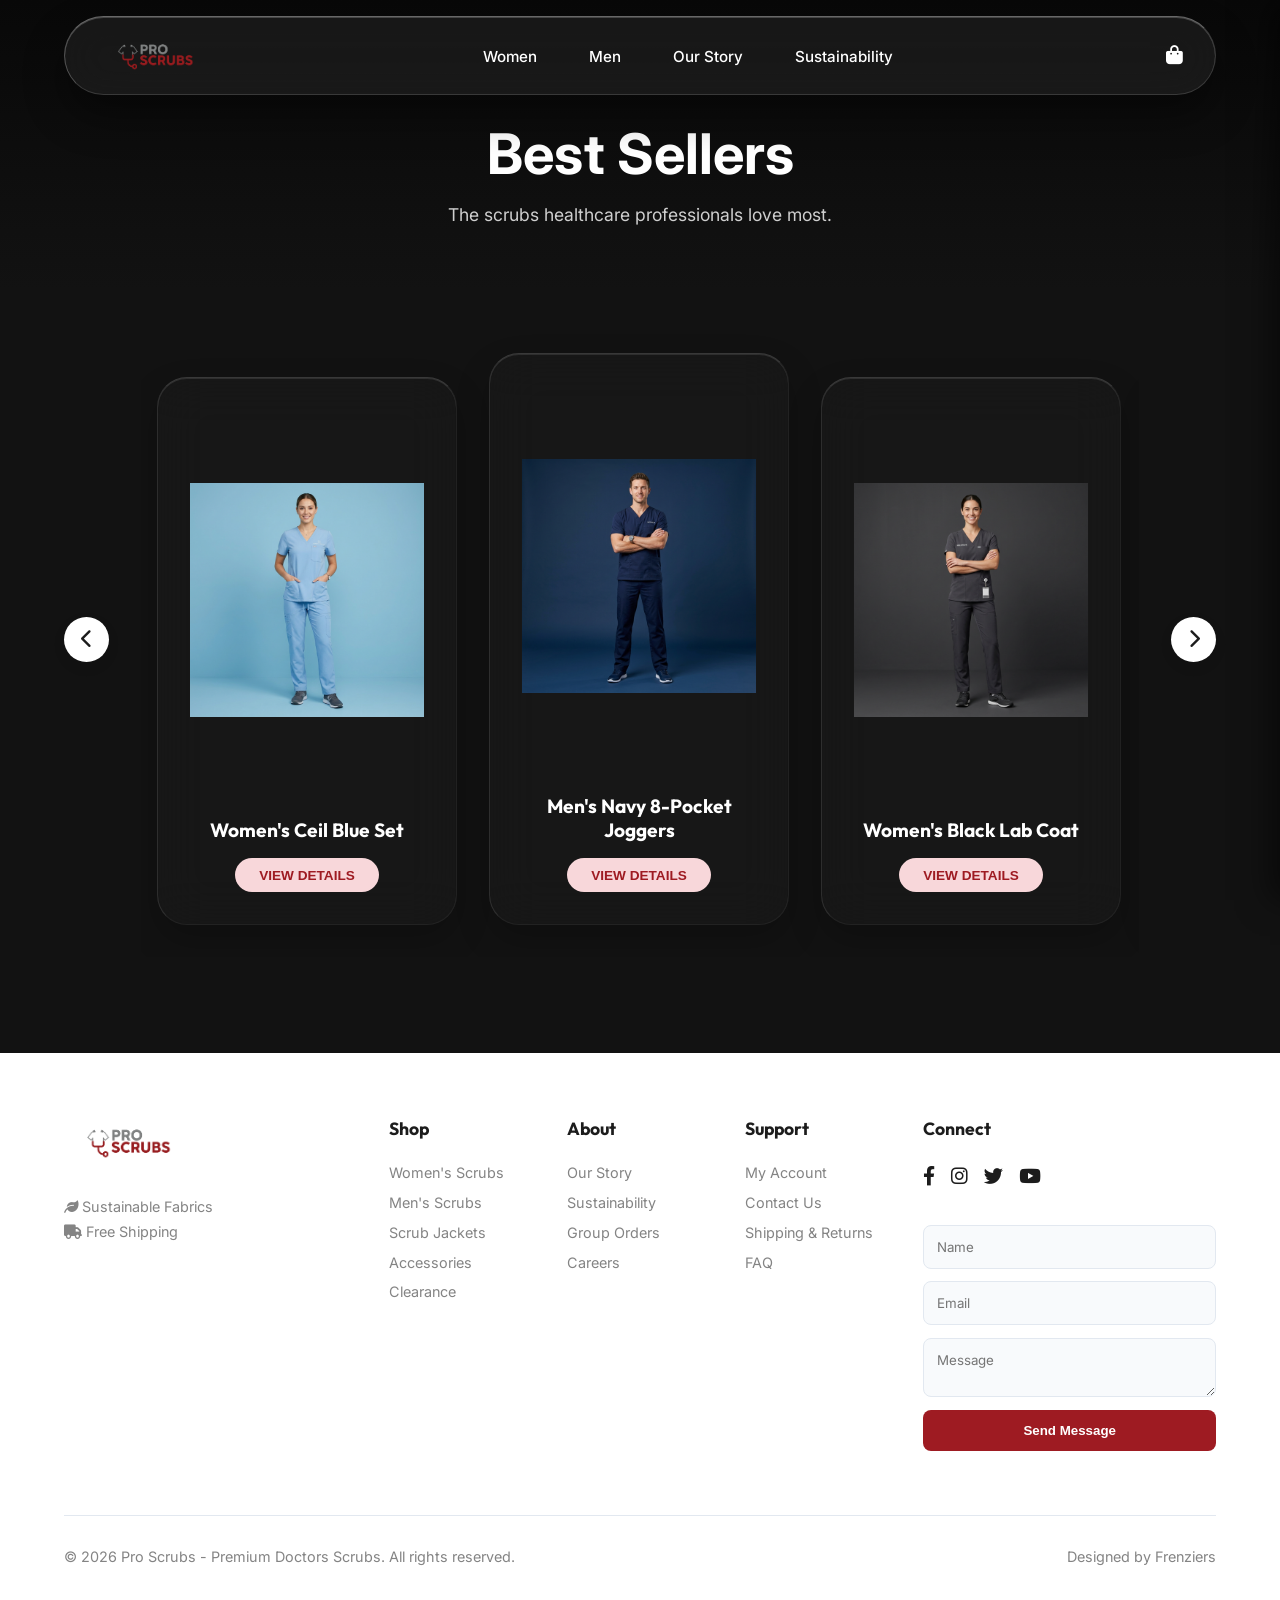
<file: pages/best-sellers.html>
<!DOCTYPE html>
<html lang="en">

<head>
    <meta charset="UTF-8">
    <meta name="viewport" content="width=device-width, initial-scale=1.0">
    <title>Best Sellers | Pro Scrubs</title>
    <link
        href="https://fonts.googleapis.com/css2?family=Inter:wght@400;500;600&family=Outfit:wght@300;400;600;700;800&display=swap"
        rel="stylesheet">
    <link href="https://cdnjs.cloudflare.com/ajax/libs/font-awesome/6.0.0/css/all.min.css" rel="stylesheet">
    <link rel="stylesheet" href="../styles.css">
    <style>
        .page-header {
            padding: 120px 2rem 4rem;
            text-align: center;
            background: linear-gradient(180deg, rgba(8, 8, 8, 1) 0%, var(--bg-color) 100%);
        }

        .page-title {
            font-size: 3.5rem;
            color: white;
            margin-bottom: 1rem;
        }

        .page-header p {
            color: rgba(255, 255, 255, 0.8);
            font-size: 1.1rem;
        }

        @media (max-width: 768px) {
            .page-header {
                padding: 90px 1.5rem 3rem;
            }

            .page-title {
                font-size: 2.2rem;
            }
        }

        @media (max-width: 480px) {
            .page-title {
                font-size: 1.8rem;
            }
        }
    </style>
    <link rel="shortcut icon" href="/favicon.png">
    <link rel="icon" type="image/png" href="/favicon.png">
</head>

<body>
    <nav class="navbar scrolled" id="navbar">
        <a href="../index.html" class="logo">
            <img src="../public/icons/PRO%20SRUB%20LOGO1-01.png" alt="Pro Scrubs Logo">
        </a>
        <div class="nav-links">
            <a href="womens.html" style="color: white;">Women</a>
            <a href="mens.html" style="color: white;">Men</a>
            <a href="../index.html#hero-spacer" style="color: white;">Our Story</a>
            <a href="../index.html#features" style="color: white;">Sustainability</a>
        </div>
        <div style="display:flex;align-items:center;gap:1rem;">
            <button class="cart-btn" aria-label="Cart" style="color: white;"><i
                    class="fas fa-shopping-bag"></i></button>
            <button class="hamburger" id="hamburger" aria-label="Menu">
                <span style="background:white;"></span><span style="background:white;"></span><span
                    style="background:white;"></span>
            </button>
        </div>
    </nav>

    <!-- Mobile Navigation Drawer -->
    <nav class="mobile-nav" id="mobile-nav">
        <a href="womens.html">Women</a>
        <a href="mens.html">Men</a>
        <a href="../index.html#hero-spacer">Our Story</a>
        <a href="../index.html#features">Sustainability</a>
        <a href="best-sellers.html">Best Sellers</a>
    </nav>

    <div class="page-header">
        <h1 class="page-title reveal-up">Best Sellers</h1>
        <p class="reveal-up delay-1">The scrubs healthcare professionals love most.</p>
    </div>

    <section class="products-section" id="shop" style="padding-top: 2rem; min-height: 50vh;">
        <div class="products-carousel reveal-up">
            <button class="nav-btn prev"><i class="fas fa-chevron-left"></i></button>
            <div class="products-track">
                <div class="product-card">
                    <div class="product-image"><img src="../public/products/womens/ceil-blue/front.png" alt="Women's Ceil Blue Scrub Set"></div>
                    <div class="product-info">
                        <h4>Women's Ceil Blue Set</h4>
                        <a href="product-ceil-blue.html"><button class="view-details">VIEW DETAILS</button></a>
                    </div>
                </div>
                <div class="product-card">
                    <div class="product-image"><img src="../public/products/mens/navy/front.png" alt="Men's Navy Joggers"></div>
                    <div class="product-info">
                        <h4>Men's Navy 8-Pocket Joggers</h4>
                        <a href="product-navy-joggers.html"><button class="view-details">VIEW DETAILS</button></a>
                    </div>
                </div>
                <div class="product-card">
                    <div class="product-image"><img src="../public/products/womens/black/front.png" alt="Women's Black Coat"></div>
                    <div class="product-info">
                        <h4>Women's Black Lab Coat</h4>
                        <a href="product-black-coat.html"><button class="view-details">VIEW DETAILS</button></a>
                    </div>
                </div>
                <div class="product-card">
                    <div class="product-image"><img src="../public/products/mens/burgundy/front.png" alt="Men's Burgundy Scrub Set"></div>
                    <div class="product-info">
                        <h4>Men's Burgundy Set</h4>
                        <a href="#shop"><button class="view-details">VIEW DETAILS</button></a>
                    </div>
                </div>
                <div class="product-card">
                    <div class="product-image"><img src="../public/products/womens/moss-green/front.png" alt="Women's Moss Green Scrub Set"></div>
                    <div class="product-info">
                        <h4>Women's Moss Green Set</h4>
                        <a href="#shop"><button class="view-details">VIEW DETAILS</button></a>
                    </div>
                </div>
            </div>
            <button class="nav-btn next"><i class="fas fa-chevron-right"></i></button>
        </div>
    </section>

    <!-- Footer from index.html -->
    <footer class="footer">
        <div class="footer-grid">
            <div class="footer-brand">
                <h2 class="logo"><img src="../public/icons/PRO%20SRUB%20LOGO1-01.png" alt="Pro Scrubs Logo" style="height:50px; margin-bottom: 0.5rem;"></h2>
                <ul>
                    <li><i class="fas fa-leaf"></i> Sustainable Fabrics</li>
                    <li><i class="fas fa-truck"></i> Free Shipping</li>
                </ul>
            </div>
            <div class="footer-column">
                <h4>Shop</h4>
                <a href="womens.html">Women's Scrubs</a>
                <a href="mens.html">Men's Scrubs</a>
                <a href="womens.html">Scrub Jackets</a>
                <a href="mens.html">Accessories</a>
                <a href="best-sellers.html">Clearance</a>
            </div>
            <div class="footer-column">
                <h4>About</h4>
                <a href="../index.html#hero-spacer">Our Story</a>
                <a href="../index.html#features">Sustainability</a>
                <a href="#">Group Orders</a>
                <a href="#">Careers</a>
            </div>
            <div class="footer-column">
                <h4>Support</h4>
                <a href="#">My Account</a>
                <a href="#">Contact Us</a>
                <a href="#">Shipping & Returns</a>
                <a href="#">FAQ</a>
            </div>
            <div class="footer-column contact-form">
                <h4>Connect</h4>
                <div class="socials">
                    <a href="https://facebook.com/luxescrubs" target="_blank"><i class="fab fa-facebook-f"></i></a>
                    <a href="https://instagram.com/luxescrubs" target="_blank"><i class="fab fa-instagram"></i></a>
                    <a href="https://twitter.com/luxescrubs" target="_blank"><i class="fab fa-twitter"></i></a>
                    <a href="https://youtube.com/luxescrubs" target="_blank"><i class="fab fa-youtube"></i></a>
                </div>
                <form>
                    <input type="text" placeholder="Name">
                    <input type="email" placeholder="Email">
                    <textarea placeholder="Message" rows="2"></textarea>
                    <button type="submit" class="submit-btn">Send Message</button>
                </form>
            </div>
        </div>
        <div class="footer-bottom">
            <p>&copy; 2026 Pro Scrubs - Premium Doctors Scrubs. All rights reserved.</p>
            <p>Designed by Frenziers</p>
        </div>
    </footer>

    <!-- Shopping Cart Sidebar -->
    <div class="cart-overlay" id="cart-overlay"></div>
    <div class="cart-sidebar" id="cart-sidebar">
        <div class="cart-header">
            <h3>Your Cart</h3>
            <button class="close-cart" id="close-cart"><i class="fas fa-times"></i></button>
        </div>
        <div class="cart-items">
            <!-- Cart items will be dynamically injected here, adding a placeholder for now -->
            <div class="cart-item">
                <img src="../public/products/thumbnails/ceil-blue.png" alt="Ceil Blue Set">
                <div class="cart-item-info">
                    <h4>Ceil Blue Essential Set</h4>
                    <p>$85.00</p>
                    <div class="qty-control">
                        <button>-</button>
                        <span>1</span>
                        <button>+</button>
                    </div>
                </div>
                <button class="remove-item"><i class="fas fa-trash"></i></button>
            </div>
        </div>
        <div class="cart-footer">
            <div class="cart-total">
                <span>Total</span>
                <span>$85.00</span>
            </div>
            <button class="checkout-btn">Proceed to Checkout</button>
        </div>
    </div>
    <script src="../script.js"></script>
</body>

</html>
</file>
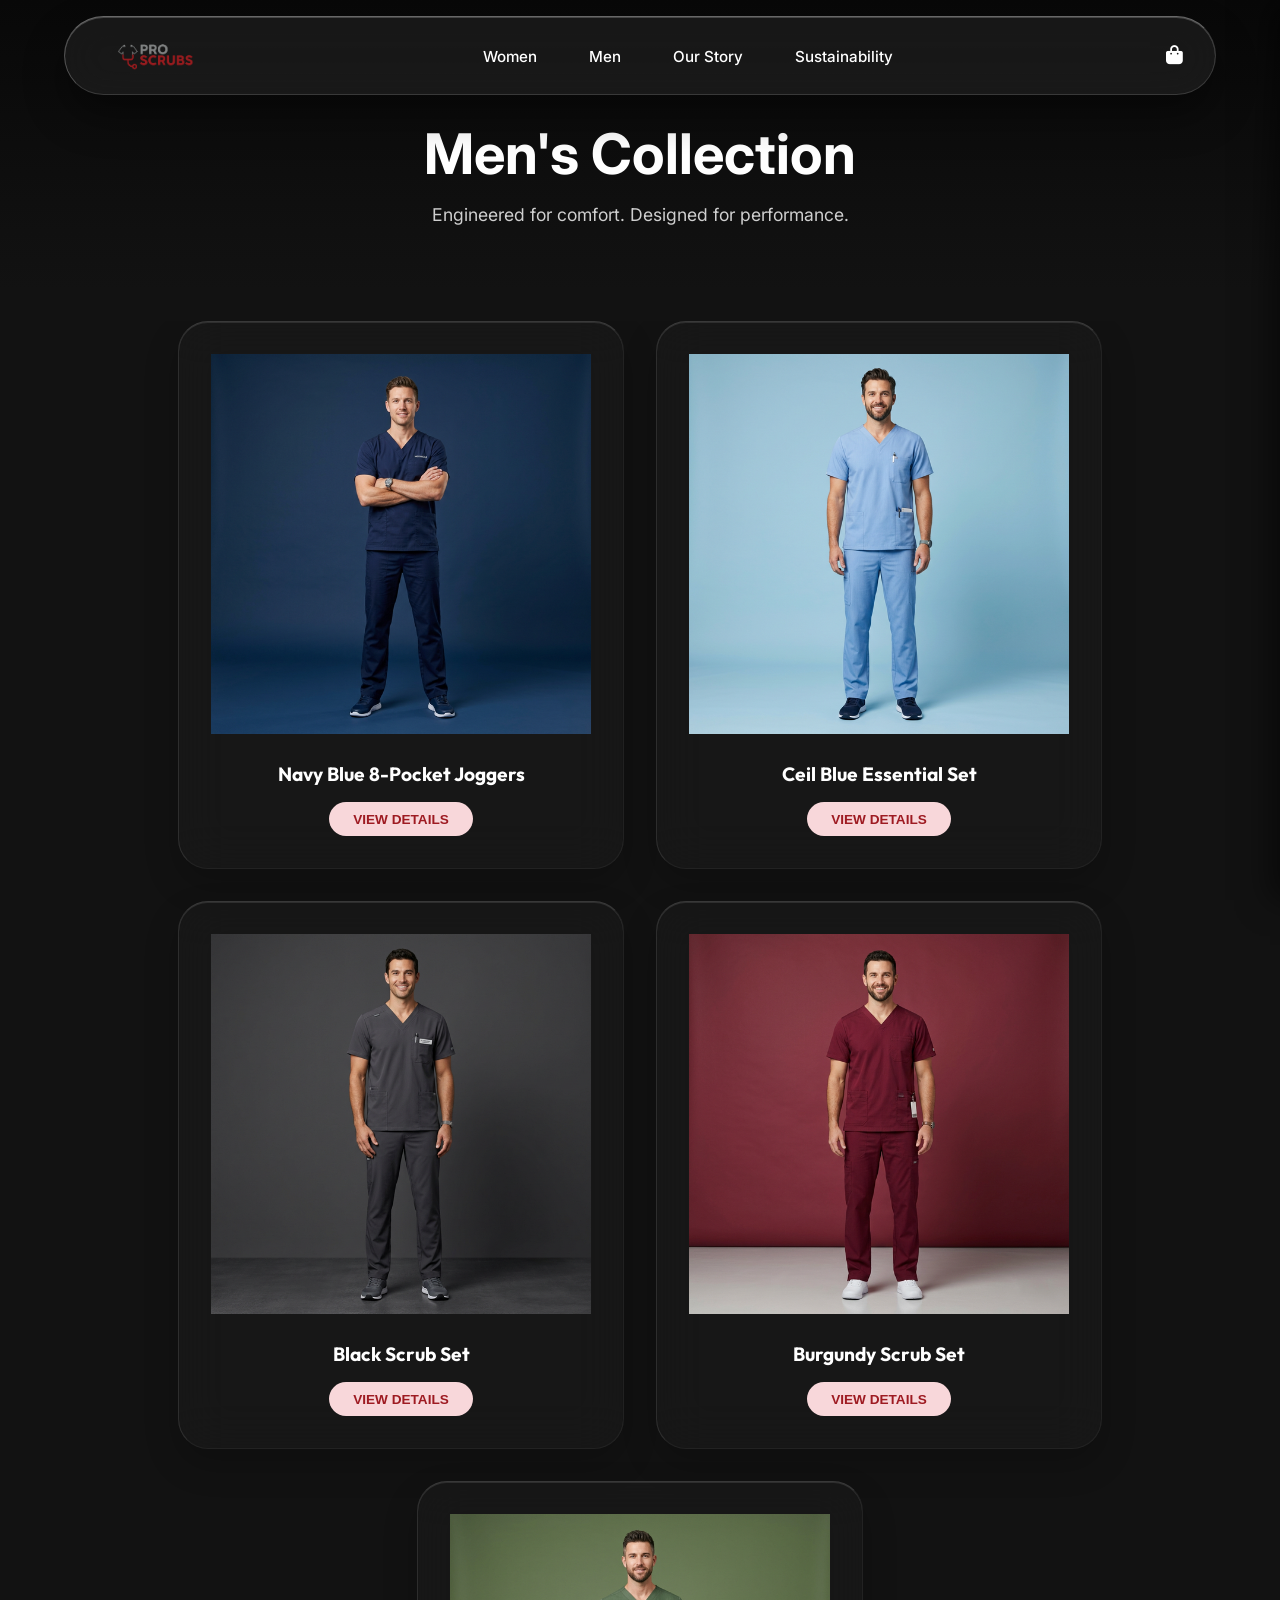
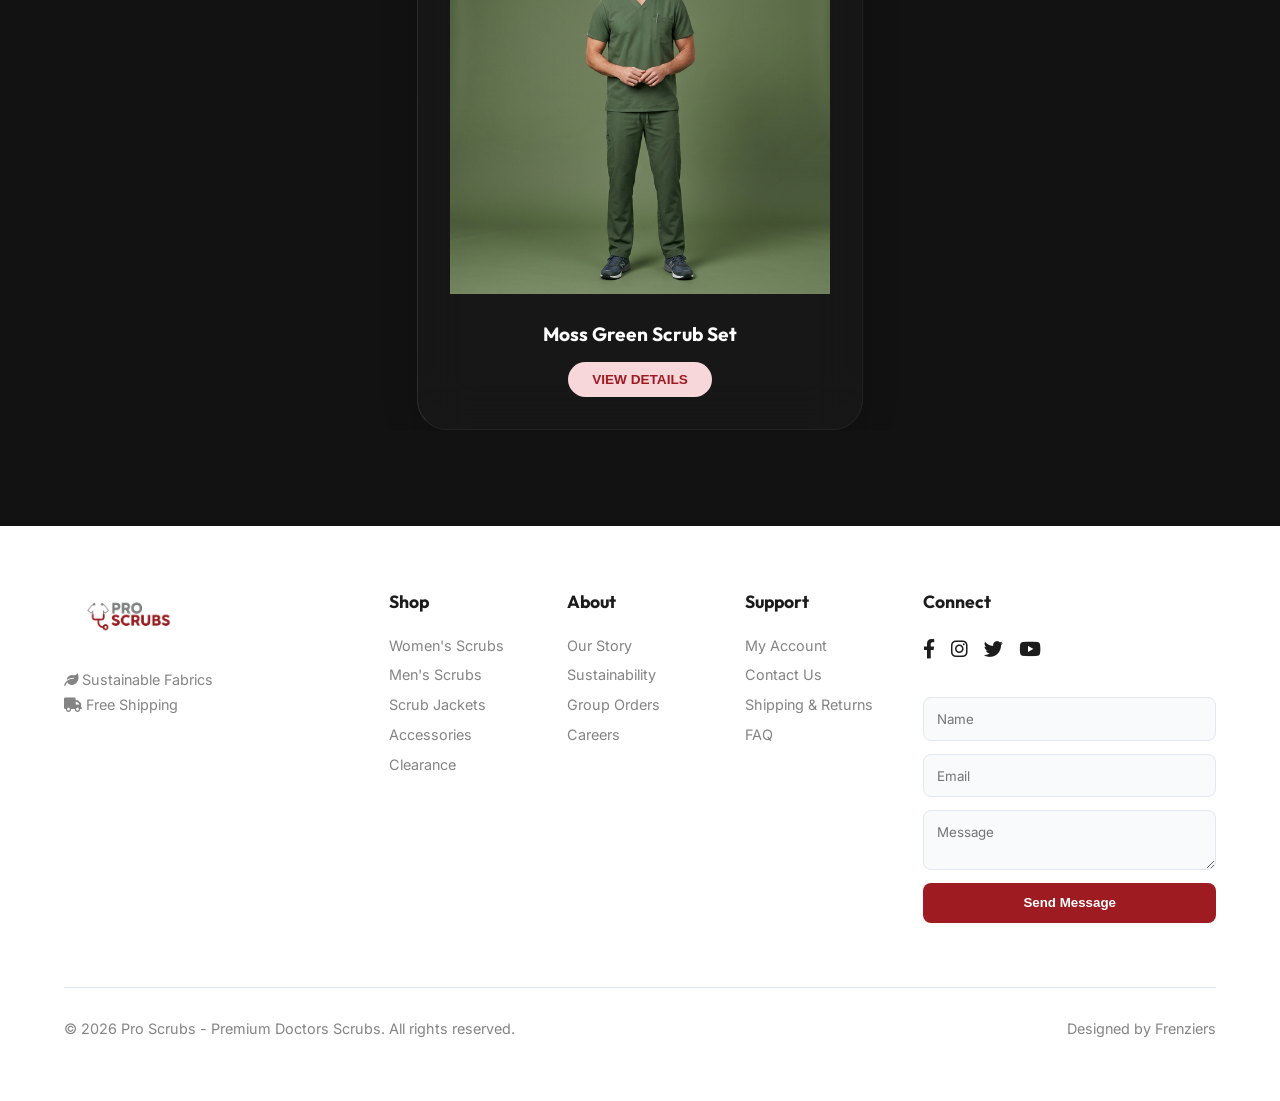
<file: pages/mens.html>
<!DOCTYPE html>
<html lang="en">

<head>
    <meta charset="UTF-8">
    <meta name="viewport" content="width=device-width, initial-scale=1.0">
    <title>Men's Collection | Pro Scrubs</title>
    <link
        href="https://fonts.googleapis.com/css2?family=Inter:wght@400;500;600&family=Outfit:wght@300;400;600;700;800&display=swap"
        rel="stylesheet">
    <link href="https://cdnjs.cloudflare.com/ajax/libs/font-awesome/6.0.0/css/all.min.css" rel="stylesheet">
    <link rel="stylesheet" href="../styles.css">
    <style>
        .page-header {
            padding: 120px 2rem 4rem;
            text-align: center;
            background: linear-gradient(180deg, rgba(8, 8, 8, 1) 0%, var(--bg-color) 100%);
        }

        .page-title {
            font-size: 3.5rem;
            color: white;
            margin-bottom: 1rem;
        }

        .page-header p {
            color: rgba(255, 255, 255, 0.8);
            font-size: 1.1rem;
        }

        @media (max-width: 768px) {
            .page-header {
                padding: 90px 1.5rem 3rem;
            }

            .page-title {
                font-size: 2.2rem;
            }
        }

        @media (max-width: 480px) {
            .page-title {
                font-size: 1.8rem;
            }
        }
    </style>
    <link rel="shortcut icon" href="/favicon.png">
    <link rel="icon" type="image/png" href="/favicon.png">
</head>

<body>
    <nav class="navbar scrolled" id="navbar">
        <a href="../index.html" class="logo">
            <img src="../public/icons/PRO%20SRUB%20LOGO1-01.png" alt="Pro Scrubs Logo">
        </a>
        <div class="nav-links">
            <a href="womens.html" style="color: white;">Women</a>
            <a href="mens.html" style="color: white;">Men</a>
            <a href="../index.html#hero-spacer" style="color: white;">Our Story</a>
            <a href="../index.html#features" style="color: white;">Sustainability</a>
        </div>
        <div style="display:flex;align-items:center;gap:1rem;">
            <button class="cart-btn" aria-label="Cart" style="color: white;"><i
                    class="fas fa-shopping-bag"></i></button>
            <button class="hamburger" id="hamburger" aria-label="Menu">
                <span style="background:white;"></span><span style="background:white;"></span><span
                    style="background:white;"></span>
            </button>
        </div>
    </nav>

    <!-- Mobile Navigation Drawer -->
    <nav class="mobile-nav" id="mobile-nav">
        <a href="womens.html">Women</a>
        <a href="mens.html">Men</a>
        <a href="../index.html#hero-spacer">Our Story</a>
        <a href="../index.html#features">Sustainability</a>
        <a href="best-sellers.html">Best Sellers</a>
    </nav>

    <div class="page-header">
        <h1 class="page-title reveal-up">Men's Collection</h1>
        <p class="reveal-up delay-1">Engineered for comfort. Designed for performance.</p>
    </div>

    <section class="products-section" style="padding-top: 2rem; min-height: 50vh;">
                <div class="products-track"
            style="display: flex; gap: 2rem; padding: 0 5%; flex-wrap: wrap; justify-content: center;">
            <div class="product-card">
                <div class="product-image"><img src="../public/products/mens/navy/front.png" alt="Men's Navy"></div>
                <div class="product-info">
                    <h4>Navy Blue 8-Pocket Joggers</h4>
                    <a href="product-navy-joggers.html"><button class="view-details">VIEW DETAILS</button></a>
                </div>
            </div>
            <div class="product-card">
                <div class="product-image"><img src="../public/products/mens/ceil-blue/front.png" alt="Men's Ceil Blue"></div>
                <div class="product-info">
                    <h4>Ceil Blue Essential Set</h4>
                    <a href="#shop"><button class="view-details">VIEW DETAILS</button></a>
                </div>
            </div>
            <div class="product-card">
                <div class="product-image"><img src="../public/products/mens/black/front.png" alt="Men's Black"></div>
                <div class="product-info">
                    <h4>Black Scrub Set</h4>
                    <a href="#shop"><button class="view-details">VIEW DETAILS</button></a>
                </div>
            </div>
            <div class="product-card">
                <div class="product-image"><img src="../public/products/mens/burgundy/front.png" alt="Men's Burgundy"></div>
                <div class="product-info">
                    <h4>Burgundy Scrub Set</h4>
                    <a href="#shop"><button class="view-details">VIEW DETAILS</button></a>
                </div>
            </div>
            <div class="product-card">
                <div class="product-image"><img src="../public/products/mens/moss-green/front.png" alt="Men's Moss Green"></div>
                <div class="product-info">
                    <h4>Moss Green Scrub Set</h4>
                    <a href="#shop"><button class="view-details">VIEW DETAILS</button></a>
                </div>
            </div>
        </div>
    </section>

    <!-- Footer from index.html -->
    <footer class="footer">
        <div class="footer-grid">
            <div class="footer-brand">
                <h2 class="logo"><img src="../public/icons/PRO%20SRUB%20LOGO1-01.png" alt="Pro Scrubs Logo" style="height:50px; margin-bottom: 0.5rem;"></h2>
                <ul>
                    <li><i class="fas fa-leaf"></i> Sustainable Fabrics</li>
                    <li><i class="fas fa-truck"></i> Free Shipping</li>
                </ul>
            </div>
            <div class="footer-column">
                <h4>Shop</h4>
                <a href="womens.html">Women's Scrubs</a>
                <a href="mens.html">Men's Scrubs</a>
                <a href="mens.html">Scrub Jackets</a>
                <a href="mens.html">Accessories</a>
                <a href="best-sellers.html">Clearance</a>
            </div>
            <div class="footer-column">
                <h4>About</h4>
                <a href="../index.html#hero-spacer">Our Story</a>
                <a href="../index.html#features">Sustainability</a>
                <a href="#">Group Orders</a>
                <a href="#">Careers</a>
            </div>
            <div class="footer-column">
                <h4>Support</h4>
                <a href="#">My Account</a>
                <a href="#">Contact Us</a>
                <a href="#">Shipping & Returns</a>
                <a href="#">FAQ</a>
            </div>
            <div class="footer-column contact-form">
                <h4>Connect</h4>
                <div class="socials">
                    <a href="https://facebook.com/luxescrubs" target="_blank"><i class="fab fa-facebook-f"></i></a>
                    <a href="https://instagram.com/luxescrubs" target="_blank"><i class="fab fa-instagram"></i></a>
                    <a href="https://twitter.com/luxescrubs" target="_blank"><i class="fab fa-twitter"></i></a>
                    <a href="https://youtube.com/luxescrubs" target="_blank"><i class="fab fa-youtube"></i></a>
                </div>
                <form>
                    <input type="text" placeholder="Name">
                    <input type="email" placeholder="Email">
                    <textarea placeholder="Message" rows="2"></textarea>
                    <button type="submit" class="submit-btn">Send Message</button>
                </form>
            </div>
        </div>
        <div class="footer-bottom">
            <p>&copy; 2026 Pro Scrubs - Premium Doctors Scrubs. All rights reserved.</p>
            <p>Designed by Frenziers</p>
        </div>
    </footer>

    <!-- Shopping Cart Sidebar -->
    <div class="cart-overlay" id="cart-overlay"></div>
    <div class="cart-sidebar" id="cart-sidebar">
        <div class="cart-header">
            <h3>Your Cart</h3>
            <button class="close-cart" id="close-cart"><i class="fas fa-times"></i></button>
        </div>
        <div class="cart-items">
            <!-- Cart items will be dynamically injected here, adding a placeholder for now -->
            <div class="cart-item">
                <img src="../public/products/thumbnails/ceil-blue.png" alt="Ceil Blue Set">
                <div class="cart-item-info">
                    <h4>Ceil Blue Essential Set</h4>
                    <p>$85.00</p>
                    <div class="qty-control">
                        <button>-</button>
                        <span>1</span>
                        <button>+</button>
                    </div>
                </div>
                <button class="remove-item"><i class="fas fa-trash"></i></button>
            </div>
        </div>
        <div class="cart-footer">
            <div class="cart-total">
                <span>Total</span>
                <span>$85.00</span>
            </div>
            <button class="checkout-btn">Proceed to Checkout</button>
        </div>
    </div>
    <script src="../script.js"></script>
</body>

</html>
</file>
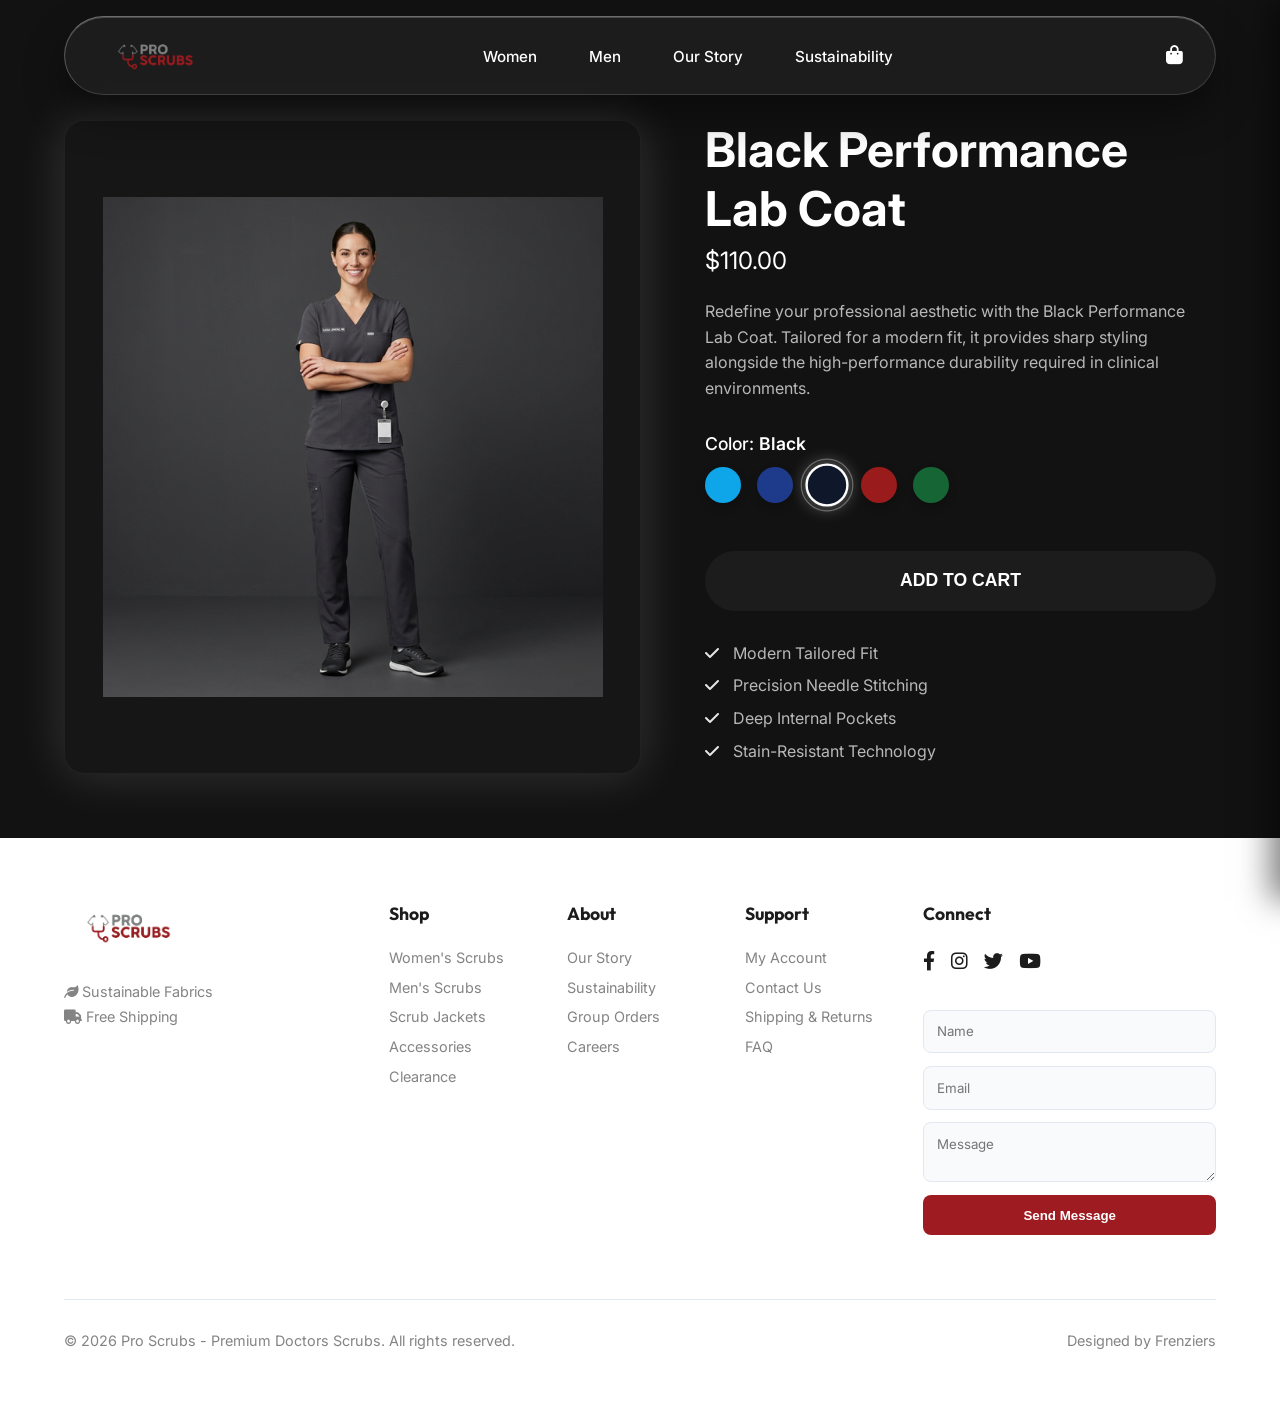
<file: pages/product-black-coat.html>
<!DOCTYPE html>
<html lang="en">

<head>
    <meta charset="UTF-8">
    <meta name="viewport" content="width=device-width, initial-scale=1.0">
    <title>Black Performance Lab Coat | Pro Scrubs</title>
    <link
        href="https://fonts.googleapis.com/css2?family=Inter:wght@400;500;600&family=Outfit:wght@300;400;600;700;800&display=swap"
        rel="stylesheet">
    <link href="https://cdnjs.cloudflare.com/ajax/libs/font-awesome/6.0.0/css/all.min.css" rel="stylesheet">
    <link rel="stylesheet" href="../styles.css">
    <style>
        .product-page {
            display: flex;
            gap: 4rem;
            padding: 120px 5% 4rem;
            min-height: 80vh;
            max-width: 1400px;
            margin: 0 auto;
            flex-wrap: wrap;
        }

        .main-image {
            flex: 1;
            min-width: 300px;
            background: rgba(255, 255, 255, 0.02);
            border-radius: 20px;
            padding: 2rem;
            display: flex;
            align-items: center;
            justify-content: center;
            border: 1px solid rgba(255, 255, 255, 0.05);
        }

        .main-image img {
            width: 100%;
            max-width: 500px;
            object-fit: contain;
        }

        .product-details {
            flex: 1;
            min-width: 300px;
            display: flex;
            flex-direction: column;
            justify-content: center;
        }

        .product-details h1 {
            font-size: 3rem;
            margin-bottom: 0.5rem;
            color: white;
        }

        .price {
            font-size: 1.5rem;
            color: white;
            margin-bottom: 1.5rem;
        }

        .description {
            color: rgba(255, 255, 255, 0.7);
            line-height: 1.6;
            margin-bottom: 2rem;
        }

        .add-to-cart {
            background: var(--primary-navy);
            color: white;
            padding: 1.2rem 2rem;
            font-weight: 600;
            border-radius: 30px;
            border: none;
            cursor: pointer;
            transition: all 0.3s ease;
            font-size: 1.1rem;
            margin-top: 1rem;
        }

        .add-to-cart:hover {
            background: var(--brand-blue);
            transform: translateY(-2px);
        }

        .features-list {
            margin-top: 2rem;
            list-style: none;
            color: rgba(255, 255, 255, 0.7);
            padding: 0;
        }

        .features-list li {
            margin-bottom: 0.8rem;
        }

        .features-list i {
            color: rgba(255, 255, 255, 0.9);
            margin-right: 10px;
        }

        /* Additional Product Page Variables */
        :root {
            --ambient-glow: rgba(255, 255, 255, 0.05);
        }

        .main-image {
            transition: box-shadow 0.6s cubic-bezier(0.25, 0.8, 0.25, 1);
            box-shadow: 0 0 50px var(--ambient-glow);
        }

        .main-image img {
            transition: opacity 0.3s ease;
        }

        .color-selection {
            margin-bottom: 2rem;
            animation: fadeIn 0.8s ease-out forwards;
        }

        .color-selection p {
            font-weight: 500;
            margin-bottom: 0.8rem;
            color: white;
            font-size: 1.1rem;
        }

        .selected-color-name {
            color: white;
            font-weight: 600;
        }

        .color-swatches {
            display: flex;
            gap: 1rem;
        }

        .color-swatch {
            width: 36px;
            height: 36px;
            border-radius: 50%;
            border: 2px solid transparent;
            cursor: pointer;
            transition: all 0.3s cubic-bezier(0.175, 0.885, 0.32, 1.275);
            box-shadow: 0 4px 10px rgba(0, 0, 0, 0.2);
            position: relative;
            outline: none;
        }

        .color-swatch:hover {
            transform: scale(1.1);
        }

        .color-swatch.active {
            border-color: #fff;
            transform: scale(1.2);
            box-shadow: 0 0 15px rgba(255, 255, 255, 0.4);
        }

        .color-swatch.active::after {
            content: '';
            position: absolute;
            top: -6px;
            left: -6px;
            right: -6px;
            bottom: -6px;
            border: 1px solid rgba(255, 255, 255, 0.3);
            border-radius: 50%;
        }
            /* ---- Responsive Product Page ---- */
        @media (max-width: 768px) {
            .product-page {
                flex-direction: column;
                padding: 90px 5% 3rem;
                gap: 2rem;
            }
            .product-details h1 { font-size: 2rem; }
            .main-image { min-width: unset; width: 100%; }
        }
        @media (max-width: 480px) {
            .product-details h1 { font-size: 1.6rem; }
            .price { font-size: 1.2rem; }
            .add-to-cart { font-size: 1rem; padding: 1rem 1.5rem; }
        }
    </style>
    <link rel="shortcut icon" href="/favicon.png">
    <link rel="icon" type="image/png" href="/favicon.png">
</head>

<body>
    <nav class="navbar scrolled" id="navbar">
        <a href="../index.html" class="logo">
            <img src="../public/icons/PRO%20SRUB%20LOGO1-01.png" alt="Pro Scrubs Logo">
        </a>
        <div class="nav-links">
            <a href="womens.html" style="color: white;">Women</a>
            <a href="mens.html" style="color: white;">Men</a>
            <a href="../index.html#hero-spacer" style="color: white;">Our Story</a>
            <a href="../index.html#features" style="color: white;">Sustainability</a>
        </div>
        <div style="display:flex;align-items:center;gap:1rem;">
            <button class="cart-btn" aria-label="Cart" style="color: white;"><i class="fas fa-shopping-bag"></i></button>
            <button class="hamburger" id="hamburger" aria-label="Menu" style="--ham-color:white;">
                <span style="background:white;"></span><span style="background:white;"></span><span style="background:white;"></span>
            </button>
        </div>
    </nav>

    <!-- Mobile Navigation Drawer -->
    <nav class="mobile-nav" id="mobile-nav">
        <a href="womens.html">Women</a>
        <a href="mens.html">Men</a>
        <a href="../index.html#hero-spacer">Our Story</a>
        <a href="../index.html#features">Sustainability</a>
        <a href="best-sellers.html">Best Sellers</a>
    </nav>

    <div class="product-page">
        <div class="main-image reveal-up"><img src="../public/products/womens/black/front.png" alt="Black Performance Lab Coat">
        </div>
        <div class="product-details reveal-up delay-1">
            <h1>Black Performance Lab Coat</h1>
            <div class="price">$110.00</div>
            <p class="description">Redefine your professional aesthetic with the Black Performance Lab Coat. Tailored
                for a modern fit, it provides sharp styling alongside the high-performance durability required in
                clinical environments.</p>


            <div class="color-selection">
                <p>Color: <span class="selected-color-name">...</span></p>
                <div class="color-swatches">
                    <button class="color-swatch" style="background-color: #0ea5e9;" data-color="Ceil Blue"
                        data-image="../public/products/womens/ceil-blue/front.png" data-glow="rgba(14, 165, 233, 0.5)"></button>
                    <button class="color-swatch" style="background-color: #1e3a8a;" data-color="Navy Blue"
                        data-image="../public/products/womens/navy/front.png" data-glow="rgba(30, 58, 138, 0.5)"></button>
                    <button class="color-swatch" style="background-color: #0f172a;" data-color="Black"
                        data-image="../public/products/womens/black/front.png" data-glow="rgba(255, 255, 255, 0.15)"></button>
                    <button class="color-swatch" style="background-color: #991b1b;" data-color="Burgundy"
                        data-image="../public/products/womens/burgundy/front.png" data-glow="rgba(153, 27, 27, 0.5)"></button>
                    <button class="color-swatch" style="background-color: #166534;" data-color="Moss Green"
                        data-image="../public/products/womens/moss-green/front.png" data-glow="rgba(22, 101, 52, 0.5)"></button>
                </div>
            </div>

            <button class="add-to-cart">ADD TO CART</button>

            <ul class="features-list">
                <li><i class="fas fa-check"></i> Modern Tailored Fit</li>
                <li><i class="fas fa-check"></i> Precision Needle Stitching</li>
                <li><i class="fas fa-check"></i> Deep Internal Pockets</li>
                <li><i class="fas fa-check"></i> Stain-Resistant Technology</li>
            </ul>
        </div>
    </div>

    <!-- Footer -->
    <footer class="footer">
        <div class="footer-grid">
            <div class="footer-brand">
                <h2 class="logo"><img src="../public/icons/PRO%20SRUB%20LOGO1-01.png" alt="Pro Scrubs Logo" style="height:50px; margin-bottom: 0.5rem;"></h2>
                <ul>
                    <li><i class="fas fa-leaf"></i> Sustainable Fabrics</li>
                    <li><i class="fas fa-truck"></i> Free Shipping</li>
                </ul>
            </div>
            <div class="footer-column">
                <h4>Shop</h4>
                <a href="womens.html">Women's Scrubs</a>
                <a href="mens.html">Men's Scrubs</a>
                <a href="womens.html">Scrub Jackets</a>
                <a href="mens.html">Accessories</a>
                <a href="best-sellers.html">Clearance</a>
            </div>
            <div class="footer-column">
                <h4>About</h4>
                <a href="../index.html#hero-spacer">Our Story</a>
                <a href="../index.html#features">Sustainability</a>
                <a href="#">Group Orders</a>
                <a href="#">Careers</a>
            </div>
            <div class="footer-column">
                <h4>Support</h4>
                <a href="#">My Account</a>
                <a href="#">Contact Us</a>
                <a href="#">Shipping & Returns</a>
                <a href="#">FAQ</a>
            </div>
            <div class="footer-column contact-form">
                <h4>Connect</h4>
                <div class="socials">
                    <a href="https://facebook.com/luxescrubs" target="_blank"><i class="fab fa-facebook-f"></i></a>
                    <a href="https://instagram.com/luxescrubs" target="_blank"><i class="fab fa-instagram"></i></a>
                    <a href="https://twitter.com/luxescrubs" target="_blank"><i class="fab fa-twitter"></i></a>
                    <a href="https://youtube.com/luxescrubs" target="_blank"><i class="fab fa-youtube"></i></a>
                </div>
                <form>
                    <input type="text" placeholder="Name">
                    <input type="email" placeholder="Email">
                    <textarea placeholder="Message" rows="2"></textarea>
                    <button type="submit" class="submit-btn">Send Message</button>
                </form>
            </div>
        </div>
        <div class="footer-bottom">
            <p>&copy; 2026 Pro Scrubs - Premium Doctors Scrubs. All rights reserved.</p>
            <p>Designed by Frenziers</p>
        </div>
    </footer>
    <script src="../script.js"></script>



    <!-- Product Color Customization Logic -->
    <script>
        document.addEventListener('DOMContentLoaded', () => {
            const swatches = document.querySelectorAll('.color-swatch');
            const mainImg = document.querySelector('.main-image img');
            const colorNameDisplay = document.querySelector('.selected-color-name');
            const rootStyle = document.documentElement.style;

            // Find current image based on HTML
            const currentSrc = mainImg.getAttribute('src');
            let activeSwatch = Array.from(swatches).find(s => s.getAttribute('data-image') === currentSrc);

            // Default fallback
            if (!activeSwatch && swatches.length > 0) activeSwatch = swatches[0];

            const activateColor = (swatch) => {
                // Update active state class
                swatches.forEach(s => s.classList.remove('active'));
                swatch.classList.add('active');

                // Update Text
                colorNameDisplay.textContent = swatch.getAttribute('data-color');

                // Animate Image change
                mainImg.style.opacity = '0';
                setTimeout(() => {
                    mainImg.setAttribute('src', swatch.getAttribute('data-image'));
                    mainImg.style.opacity = '1';
                }, 150);

                // Set the ambient glow CSS variable
                rootStyle.setProperty('--ambient-glow', swatch.getAttribute('data-glow'));
            };

            // Set Initial
            if (activeSwatch) activateColor(activeSwatch);

            // Bind Clicks
            swatches.forEach(swatch => {
                swatch.addEventListener('click', () => {
                    activateColor(swatch);
                });
            });

            // Re-bind Add to Cart since we wiped the old block via Regex
            const addToCartBtn = document.querySelector('.add-to-cart');
            if (addToCartBtn) {
                addToCartBtn.addEventListener('click', function () {
                    const originalText = this.innerText;
                    this.innerText = 'ADDED TO CART';
                    this.style.backgroundColor = 'var(--secondary-color)';
                    this.style.color = 'white';

                    // Simulate cart interaction
                    const cartBtn = document.querySelector('.cart-btn');
                    if (cartBtn) cartBtn.click(); // Opens the drawer automatically when added

                    setTimeout(() => {
                        this.innerText = originalText;
                        this.style.backgroundColor = '';
                        this.style.color = '';
                    }, 2000);
                });
            }
        });
    </script>


    <!-- Shopping Cart Sidebar -->
    <div class="cart-overlay" id="cart-overlay"></div>
    <div class="cart-sidebar" id="cart-sidebar">
        <div class="cart-header">
            <h3>Your Cart</h3>
            <button class="close-cart" id="close-cart"><i class="fas fa-times"></i></button>
        </div>
        <div class="cart-items">
            <div class="cart-item">
                <img src="../public/products/thumbnails/ceil-blue.png" alt="Ceil Blue Set">
                <div class="cart-item-info">
                    <h4>Ceil Blue Essential Set</h4>
                    <p>$85.00</p>
                    <div class="qty-control">
                        <button>-</button>
                        <span>1</span>
                        <button>+</button>
                    </div>
                </div>
                <button class="remove-item"><i class="fas fa-trash"></i></button>
            </div>
        </div>
        <div class="cart-footer">
            <div class="cart-total">
                <span>Total</span>
                <span>$85.00</span>
            </div>
            <button class="checkout-btn">Proceed to Checkout</button>
        </div>
    </div>
</body>

</html>
</file>
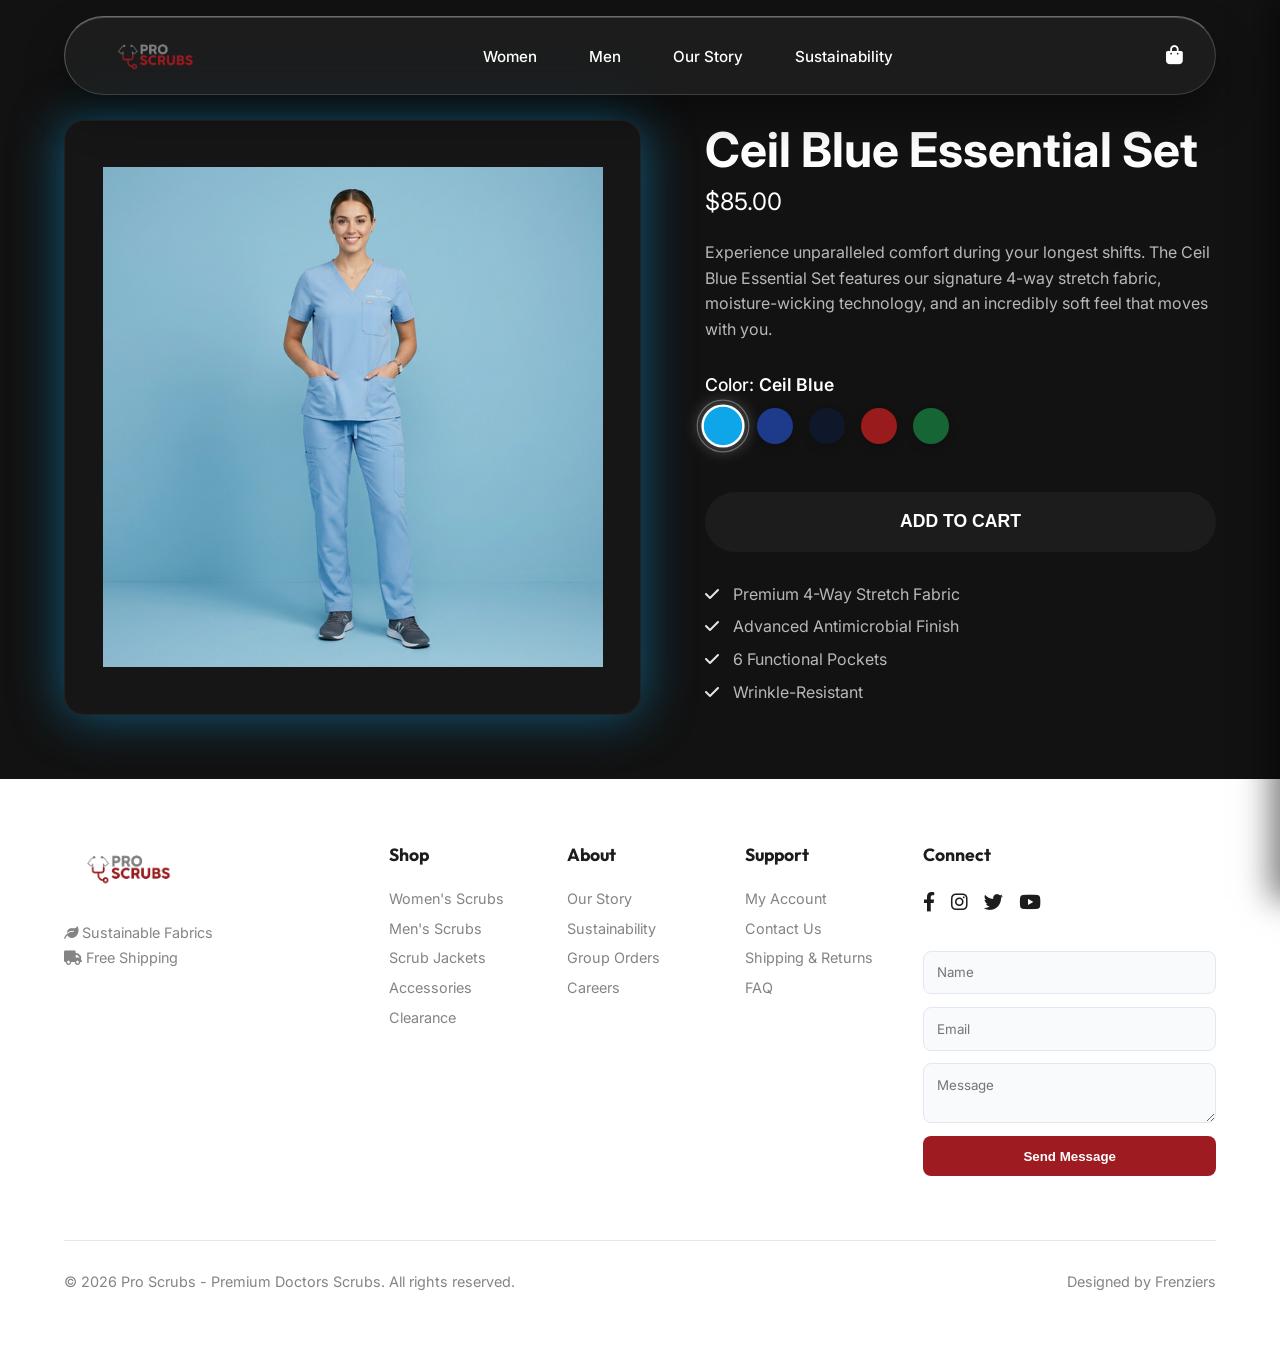
<file: pages/product-ceil-blue.html>
<!DOCTYPE html>
<html lang="en">

<head>
    <meta charset="UTF-8">
    <meta name="viewport" content="width=device-width, initial-scale=1.0">
    <title>Ceil Blue Essential Set | Pro Scrubs</title>
    <link
        href="https://fonts.googleapis.com/css2?family=Inter:wght@400;500;600&family=Outfit:wght@300;400;600;700;800&display=swap"
        rel="stylesheet">
    <link href="https://cdnjs.cloudflare.com/ajax/libs/font-awesome/6.0.0/css/all.min.css" rel="stylesheet">
    <link rel="stylesheet" href="../styles.css">
    <style>
        .product-page {
            display: flex;
            gap: 4rem;
            padding: 120px 5% 4rem;
            min-height: 80vh;
            max-width: 1400px;
            margin: 0 auto;
            flex-wrap: wrap;
        }

        .main-image {
            flex: 1;
            min-width: 300px;
            background: rgba(255, 255, 255, 0.02);
            border-radius: 20px;
            padding: 2rem;
            display: flex;
            align-items: center;
            justify-content: center;
            border: 1px solid rgba(255, 255, 255, 0.05);
        }

        .main-image img {
            width: 100%;
            max-width: 500px;
            object-fit: contain;
        }

        .product-details {
            flex: 1;
            min-width: 300px;
            display: flex;
            flex-direction: column;
            justify-content: center;
        }

        .product-details h1 {
            font-size: 3rem;
            margin-bottom: 0.5rem;
            color: white;
        }

        .price {
            font-size: 1.5rem;
            color: white;
            margin-bottom: 1.5rem;
        }

        .description {
            color: rgba(255, 255, 255, 0.7);
            line-height: 1.6;
            margin-bottom: 2rem;
        }

        .add-to-cart {
            background: var(--primary-navy);
            color: white;
            padding: 1.2rem 2rem;
            font-weight: 600;
            border-radius: 30px;
            border: none;
            cursor: pointer;
            transition: all 0.3s ease;
            font-size: 1.1rem;
            margin-top: 1rem;
        }

        .add-to-cart:hover {
            background: var(--brand-blue);
            transform: translateY(-2px);
        }

        .features-list {
            margin-top: 2rem;
            list-style: none;
            color: rgba(255, 255, 255, 0.7);
            padding: 0;
        }

        .features-list li {
            margin-bottom: 0.8rem;
        }

        .features-list i {
            color: rgba(255, 255, 255, 0.9);
            margin-right: 10px;
        }

        /* Additional Product Page Variables */
        :root {
            --ambient-glow: rgba(255, 255, 255, 0.05);
        }

        .main-image {
            transition: box-shadow 0.6s cubic-bezier(0.25, 0.8, 0.25, 1);
            box-shadow: 0 0 50px var(--ambient-glow);
        }

        .main-image img {
            transition: opacity 0.3s ease;
        }

        .color-selection {
            margin-bottom: 2rem;
            animation: fadeIn 0.8s ease-out forwards;
        }

        .color-selection p {
            font-weight: 500;
            margin-bottom: 0.8rem;
            color: white;
            font-size: 1.1rem;
        }

        .selected-color-name {
            color: white;
            font-weight: 600;
        }

        .color-swatches {
            display: flex;
            gap: 1rem;
        }

        .color-swatch {
            width: 36px;
            height: 36px;
            border-radius: 50%;
            border: 2px solid transparent;
            cursor: pointer;
            transition: all 0.3s cubic-bezier(0.175, 0.885, 0.32, 1.275);
            box-shadow: 0 4px 10px rgba(0, 0, 0, 0.2);
            position: relative;
            outline: none;
        }

        .color-swatch:hover {
            transform: scale(1.1);
        }

        .color-swatch.active {
            border-color: #fff;
            transform: scale(1.2);
            box-shadow: 0 0 15px rgba(255, 255, 255, 0.4);
        }

        .color-swatch.active::after {
            content: '';
            position: absolute;
            top: -6px;
            left: -6px;
            right: -6px;
            bottom: -6px;
            border: 1px solid rgba(255, 255, 255, 0.3);
            border-radius: 50%;
        }
            /* ---- Responsive Product Page ---- */
        @media (max-width: 768px) {
            .product-page {
                flex-direction: column;
                padding: 90px 5% 3rem;
                gap: 2rem;
            }
            .product-details h1 { font-size: 2rem; }
            .main-image { min-width: unset; width: 100%; }
        }
        @media (max-width: 480px) {
            .product-details h1 { font-size: 1.6rem; }
            .price { font-size: 1.2rem; }
            .add-to-cart { font-size: 1rem; padding: 1rem 1.5rem; }
        }
    </style>
    <link rel="shortcut icon" href="/favicon.png">
    <link rel="icon" type="image/png" href="/favicon.png">
</head>

<body>
    <nav class="navbar scrolled" id="navbar">
        <a href="../index.html" class="logo">
            <img src="../public/icons/PRO%20SRUB%20LOGO1-01.png" alt="Pro Scrubs Logo">
        </a>
        <div class="nav-links">
            <a href="womens.html" style="color: white;">Women</a>
            <a href="mens.html" style="color: white;">Men</a>
            <a href="../index.html#hero-spacer" style="color: white;">Our Story</a>
            <a href="../index.html#features" style="color: white;">Sustainability</a>
        </div>
        <div style="display:flex;align-items:center;gap:1rem;">
            <button class="cart-btn" aria-label="Cart" style="color: white;"><i class="fas fa-shopping-bag"></i></button>
            <button class="hamburger" id="hamburger" aria-label="Menu" style="--ham-color:white;">
                <span style="background:white;"></span><span style="background:white;"></span><span style="background:white;"></span>
            </button>
        </div>
    </nav>

    <!-- Mobile Navigation Drawer -->
    <nav class="mobile-nav" id="mobile-nav">
        <a href="womens.html">Women</a>
        <a href="mens.html">Men</a>
        <a href="../index.html#hero-spacer">Our Story</a>
        <a href="../index.html#features">Sustainability</a>
        <a href="best-sellers.html">Best Sellers</a>
    </nav>

    <div class="product-page">
        <div class="main-image reveal-up"><img src="../public/products/womens/ceil-blue/front.png" alt="Ceil Blue Scrub Set">
        </div>
        <div class="product-details reveal-up delay-1">
            <h1>Ceil Blue Essential Set</h1>
            <div class="price">$85.00</div>
            <p class="description">Experience unparalleled comfort during your longest shifts. The Ceil Blue Essential
                Set features our signature 4-way stretch fabric, moisture-wicking technology, and an incredibly soft
                feel that moves with you.</p>


            <div class="color-selection">
                <p>Color: <span class="selected-color-name">...</span></p>
                <div class="color-swatches">
                    <button class="color-swatch" style="background-color: #0ea5e9;" data-color="Ceil Blue"
                        data-image="../public/products/womens/ceil-blue/front.png" data-glow="rgba(14, 165, 233, 0.5)"></button>
                    <button class="color-swatch" style="background-color: #1e3a8a;" data-color="Navy Blue"
                        data-image="../public/products/womens/navy/front.png" data-glow="rgba(30, 58, 138, 0.5)"></button>
                    <button class="color-swatch" style="background-color: #0f172a;" data-color="Black"
                        data-image="../public/products/womens/black/front.png" data-glow="rgba(255, 255, 255, 0.15)"></button>
                    <button class="color-swatch" style="background-color: #991b1b;" data-color="Burgundy"
                        data-image="../public/products/womens/burgundy/front.png" data-glow="rgba(153, 27, 27, 0.5)"></button>
                    <button class="color-swatch" style="background-color: #166534;" data-color="Moss Green"
                        data-image="../public/products/womens/moss-green/front.png" data-glow="rgba(22, 101, 52, 0.5)"></button>
                </div>
            </div>

            <button class="add-to-cart">ADD TO CART</button>

            <ul class="features-list">
                <li><i class="fas fa-check"></i> Premium 4-Way Stretch Fabric</li>
                <li><i class="fas fa-check"></i> Advanced Antimicrobial Finish</li>
                <li><i class="fas fa-check"></i> 6 Functional Pockets</li>
                <li><i class="fas fa-check"></i> Wrinkle-Resistant</li>
            </ul>
        </div>
    </div>

    <!-- Footer -->
    <footer class="footer">
        <div class="footer-grid">
            <div class="footer-brand">
                <h2 class="logo"><img src="../public/icons/PRO%20SRUB%20LOGO1-01.png" alt="Pro Scrubs Logo" style="height:50px; margin-bottom: 0.5rem;"></h2>
                <ul>
                    <li><i class="fas fa-leaf"></i> Sustainable Fabrics</li>
                    <li><i class="fas fa-truck"></i> Free Shipping</li>
                </ul>
            </div>
            <div class="footer-column">
                <h4>Shop</h4>
                <a href="womens.html">Women's Scrubs</a>
                <a href="mens.html">Men's Scrubs</a>
                <a href="womens.html">Scrub Jackets</a>
                <a href="mens.html">Accessories</a>
                <a href="best-sellers.html">Clearance</a>
            </div>
            <div class="footer-column">
                <h4>About</h4>
                <a href="../index.html#hero-spacer">Our Story</a>
                <a href="../index.html#features">Sustainability</a>
                <a href="#">Group Orders</a>
                <a href="#">Careers</a>
            </div>
            <div class="footer-column">
                <h4>Support</h4>
                <a href="#">My Account</a>
                <a href="#">Contact Us</a>
                <a href="#">Shipping & Returns</a>
                <a href="#">FAQ</a>
            </div>
            <div class="footer-column contact-form">
                <h4>Connect</h4>
                <div class="socials">
                    <a href="https://facebook.com/luxescrubs" target="_blank"><i class="fab fa-facebook-f"></i></a>
                    <a href="https://instagram.com/luxescrubs" target="_blank"><i class="fab fa-instagram"></i></a>
                    <a href="https://twitter.com/luxescrubs" target="_blank"><i class="fab fa-twitter"></i></a>
                    <a href="https://youtube.com/luxescrubs" target="_blank"><i class="fab fa-youtube"></i></a>
                </div>
                <form>
                    <input type="text" placeholder="Name">
                    <input type="email" placeholder="Email">
                    <textarea placeholder="Message" rows="2"></textarea>
                    <button type="submit" class="submit-btn">Send Message</button>
                </form>
            </div>
        </div>
        <div class="footer-bottom">
            <p>&copy; 2026 Pro Scrubs - Premium Doctors Scrubs. All rights reserved.</p>
            <p>Designed by Frenziers</p>
        </div>
    </footer>
    <script src="../script.js"></script>



    <!-- Product Color Customization Logic -->
    <script>
        document.addEventListener('DOMContentLoaded', () => {
            const swatches = document.querySelectorAll('.color-swatch');
            const mainImg = document.querySelector('.main-image img');
            const colorNameDisplay = document.querySelector('.selected-color-name');
            const rootStyle = document.documentElement.style;

            // Find current image based on HTML
            const currentSrc = mainImg.getAttribute('src');
            let activeSwatch = Array.from(swatches).find(s => s.getAttribute('data-image') === currentSrc);

            // Default fallback
            if (!activeSwatch && swatches.length > 0) activeSwatch = swatches[0];

            const activateColor = (swatch) => {
                // Update active state class
                swatches.forEach(s => s.classList.remove('active'));
                swatch.classList.add('active');

                // Update Text
                colorNameDisplay.textContent = swatch.getAttribute('data-color');

                // Animate Image change
                mainImg.style.opacity = '0';
                setTimeout(() => {
                    mainImg.setAttribute('src', swatch.getAttribute('data-image'));
                    mainImg.style.opacity = '1';
                }, 150);

                // Set the ambient glow CSS variable
                rootStyle.setProperty('--ambient-glow', swatch.getAttribute('data-glow'));
            };

            // Set Initial
            if (activeSwatch) activateColor(activeSwatch);

            // Bind Clicks
            swatches.forEach(swatch => {
                swatch.addEventListener('click', () => {
                    activateColor(swatch);
                });
            });

            // Re-bind Add to Cart since we wiped the old block via Regex
            const addToCartBtn = document.querySelector('.add-to-cart');
            if (addToCartBtn) {
                addToCartBtn.addEventListener('click', function () {
                    const originalText = this.innerText;
                    this.innerText = 'ADDED TO CART';
                    this.style.backgroundColor = 'var(--secondary-color)';
                    this.style.color = 'white';

                    // Simulate cart interaction
                    const cartBtn = document.querySelector('.cart-btn');
                    if (cartBtn) cartBtn.click(); // Opens the drawer automatically when added

                    setTimeout(() => {
                        this.innerText = originalText;
                        this.style.backgroundColor = '';
                        this.style.color = '';
                    }, 2000);
                });
            }
        });
    </script>


    <!-- Shopping Cart Sidebar -->
    <div class="cart-overlay" id="cart-overlay"></div>
    <div class="cart-sidebar" id="cart-sidebar">
        <div class="cart-header">
            <h3>Your Cart</h3>
            <button class="close-cart" id="close-cart"><i class="fas fa-times"></i></button>
        </div>
        <div class="cart-items">
            <div class="cart-item">
                <img src="../public/products/thumbnails/ceil-blue.png" alt="Ceil Blue Set">
                <div class="cart-item-info">
                    <h4>Ceil Blue Essential Set</h4>
                    <p>$85.00</p>
                    <div class="qty-control">
                        <button>-</button>
                        <span>1</span>
                        <button>+</button>
                    </div>
                </div>
                <button class="remove-item"><i class="fas fa-trash"></i></button>
            </div>
        </div>
        <div class="cart-footer">
            <div class="cart-total">
                <span>Total</span>
                <span>$85.00</span>
            </div>
            <button class="checkout-btn">Proceed to Checkout</button>
        </div>
    </div>
</body>

</html>
</file>
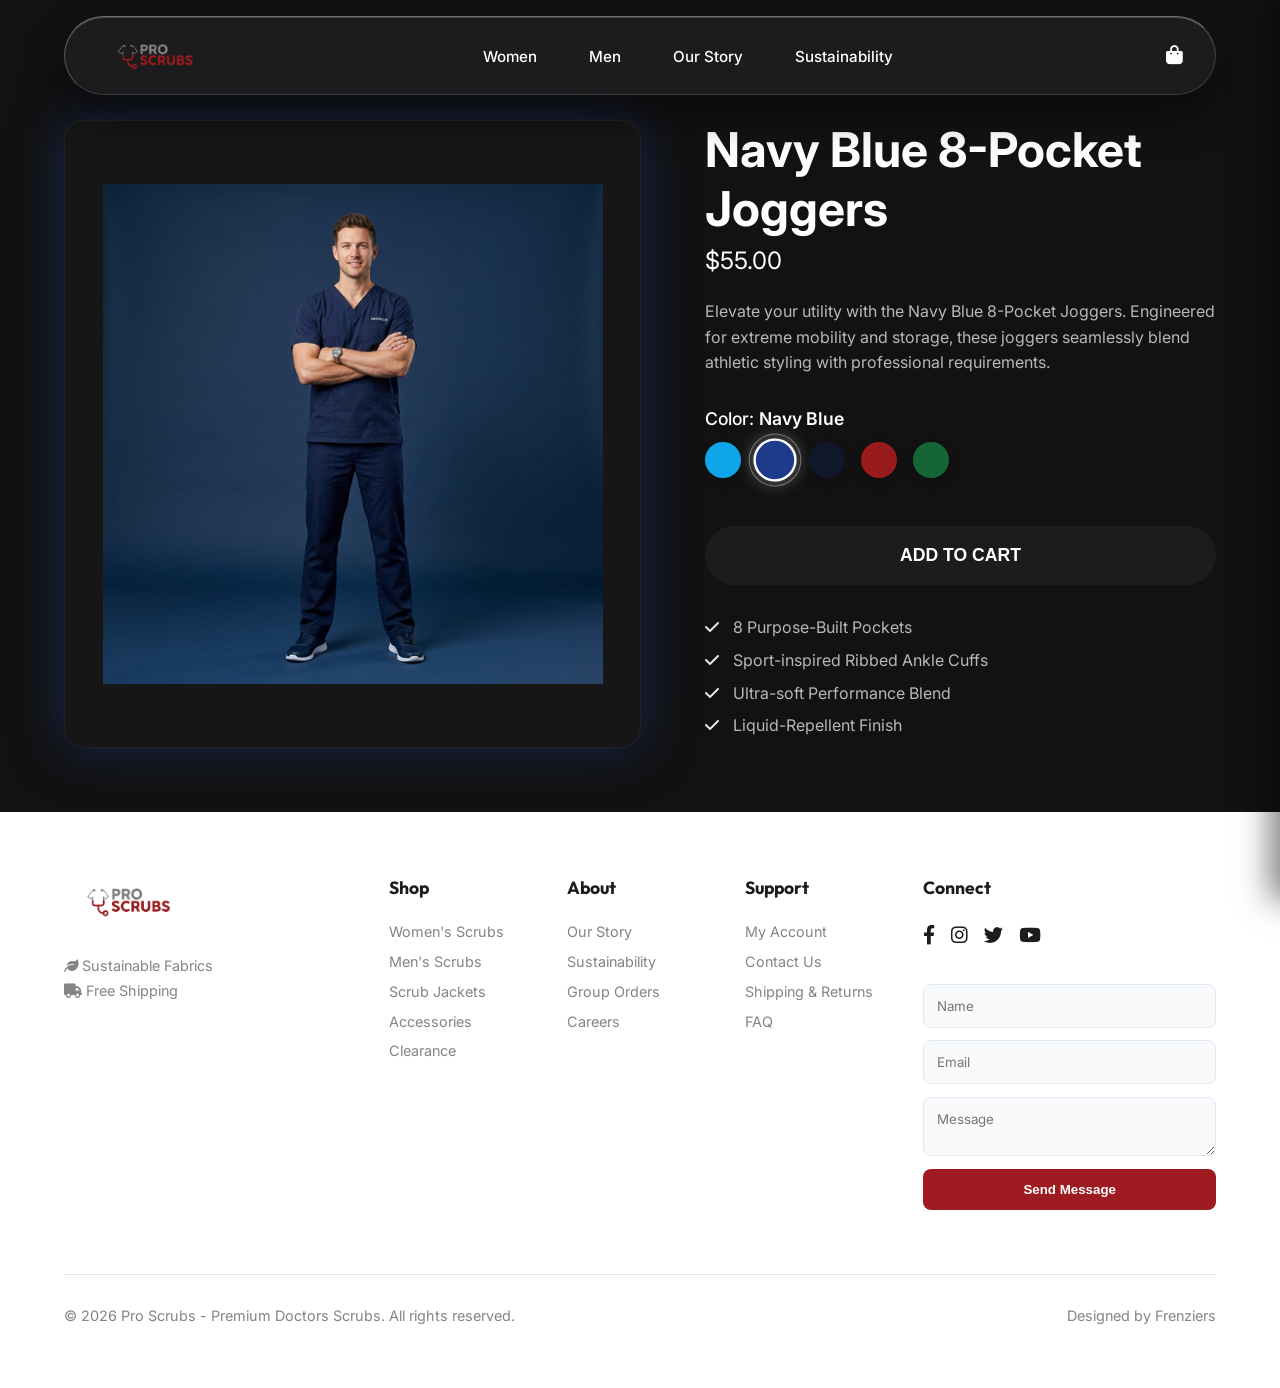
<file: pages/product-navy-joggers.html>
<!DOCTYPE html>
<html lang="en">

<head>
    <meta charset="UTF-8">
    <meta name="viewport" content="width=device-width, initial-scale=1.0">
    <title>Navy Blue 8-Pocket Joggers | Pro Scrubs</title>
    <link
        href="https://fonts.googleapis.com/css2?family=Inter:wght@400;500;600&family=Outfit:wght@300;400;600;700;800&display=swap"
        rel="stylesheet">
    <link href="https://cdnjs.cloudflare.com/ajax/libs/font-awesome/6.0.0/css/all.min.css" rel="stylesheet">
    <link rel="stylesheet" href="../styles.css">
    <style>
        .product-page {
            display: flex;
            gap: 4rem;
            padding: 120px 5% 4rem;
            min-height: 80vh;
            max-width: 1400px;
            margin: 0 auto;
            flex-wrap: wrap;
        }

        .main-image {
            flex: 1;
            min-width: 300px;
            background: rgba(255, 255, 255, 0.02);
            border-radius: 20px;
            padding: 2rem;
            display: flex;
            align-items: center;
            justify-content: center;
            border: 1px solid rgba(255, 255, 255, 0.05);
        }

        .main-image img {
            width: 100%;
            max-width: 500px;
            object-fit: contain;
        }

        .product-details {
            flex: 1;
            min-width: 300px;
            display: flex;
            flex-direction: column;
            justify-content: center;
        }

        .product-details h1 {
            font-size: 3rem;
            margin-bottom: 0.5rem;
            color: white;
        }

        .price {
            font-size: 1.5rem;
            color: white;
            margin-bottom: 1.5rem;
        }

        .description {
            color: rgba(255, 255, 255, 0.7);
            line-height: 1.6;
            margin-bottom: 2rem;
        }

        .add-to-cart {
            background: var(--primary-navy);
            color: white;
            padding: 1.2rem 2rem;
            font-weight: 600;
            border-radius: 30px;
            border: none;
            cursor: pointer;
            transition: all 0.3s ease;
            font-size: 1.1rem;
            margin-top: 1rem;
        }

        .add-to-cart:hover {
            background: var(--brand-blue);
            transform: translateY(-2px);
        }

        .features-list {
            margin-top: 2rem;
            list-style: none;
            color: rgba(255, 255, 255, 0.7);
            padding: 0;
        }

        .features-list li {
            margin-bottom: 0.8rem;
        }

        .features-list i {
            color: rgba(255, 255, 255, 0.9);
            margin-right: 10px;
        }

        /* Additional Product Page Variables */
        :root {
            --ambient-glow: rgba(255, 255, 255, 0.05);
        }

        .main-image {
            transition: box-shadow 0.6s cubic-bezier(0.25, 0.8, 0.25, 1);
            box-shadow: 0 0 50px var(--ambient-glow);
        }

        .main-image img {
            transition: opacity 0.3s ease;
        }

        .color-selection {
            margin-bottom: 2rem;
            animation: fadeIn 0.8s ease-out forwards;
        }

        .color-selection p {
            font-weight: 500;
            margin-bottom: 0.8rem;
            color: white;
            font-size: 1.1rem;
        }

        .selected-color-name {
            color: white;
            font-weight: 600;
        }

        .color-swatches {
            display: flex;
            gap: 1rem;
        }

        .color-swatch {
            width: 36px;
            height: 36px;
            border-radius: 50%;
            border: 2px solid transparent;
            cursor: pointer;
            transition: all 0.3s cubic-bezier(0.175, 0.885, 0.32, 1.275);
            box-shadow: 0 4px 10px rgba(0, 0, 0, 0.2);
            position: relative;
            outline: none;
        }

        .color-swatch:hover {
            transform: scale(1.1);
        }

        .color-swatch.active {
            border-color: #fff;
            transform: scale(1.2);
            box-shadow: 0 0 15px rgba(255, 255, 255, 0.4);
        }

        .color-swatch.active::after {
            content: '';
            position: absolute;
            top: -6px;
            left: -6px;
            right: -6px;
            bottom: -6px;
            border: 1px solid rgba(255, 255, 255, 0.3);
            border-radius: 50%;
        }
            /* ---- Responsive Product Page ---- */
        @media (max-width: 768px) {
            .product-page {
                flex-direction: column;
                padding: 90px 5% 3rem;
                gap: 2rem;
            }
            .product-details h1 { font-size: 2rem; }
            .main-image { min-width: unset; width: 100%; }
        }
        @media (max-width: 480px) {
            .product-details h1 { font-size: 1.6rem; }
            .price { font-size: 1.2rem; }
            .add-to-cart { font-size: 1rem; padding: 1rem 1.5rem; }
        }
    </style>
    <link rel="shortcut icon" href="/favicon.png">
    <link rel="icon" type="image/png" href="/favicon.png">
</head>

<body>
    <nav class="navbar scrolled" id="navbar">
        <a href="../index.html" class="logo">
            <img src="../public/icons/PRO%20SRUB%20LOGO1-01.png" alt="Pro Scrubs Logo">
        </a>
        <div class="nav-links">
            <a href="womens.html" style="color: white;">Women</a>
            <a href="mens.html" style="color: white;">Men</a>
            <a href="../index.html#hero-spacer" style="color: white;">Our Story</a>
            <a href="../index.html#features" style="color: white;">Sustainability</a>
        </div>
        <div style="display:flex;align-items:center;gap:1rem;">
            <button class="cart-btn" aria-label="Cart" style="color: white;"><i class="fas fa-shopping-bag"></i></button>
            <button class="hamburger" id="hamburger" aria-label="Menu" style="--ham-color:white;">
                <span style="background:white;"></span><span style="background:white;"></span><span style="background:white;"></span>
            </button>
        </div>
    </nav>

    <!-- Mobile Navigation Drawer -->
    <nav class="mobile-nav" id="mobile-nav">
        <a href="womens.html">Women</a>
        <a href="mens.html">Men</a>
        <a href="../index.html#hero-spacer">Our Story</a>
        <a href="../index.html#features">Sustainability</a>
        <a href="best-sellers.html">Best Sellers</a>
    </nav>

    <div class="product-page">
        <div class="main-image reveal-up"><img src="../public/products/mens/navy/front.png" alt="Navy Blue Multi-Pocket Joggers">
        </div>
        <div class="product-details reveal-up delay-1">
            <h1>Navy Blue 8-Pocket Joggers</h1>
            <div class="price">$55.00</div>
            <p class="description">Elevate your utility with the Navy Blue 8-Pocket Joggers. Engineered for extreme
                mobility and storage, these joggers seamlessly blend athletic styling with professional requirements.
            </p>


            <div class="color-selection">
                <p>Color: <span class="selected-color-name">...</span></p>
                <div class="color-swatches">
                    <button class="color-swatch" style="background-color: #0ea5e9;" data-color="Ceil Blue"
                        data-image="../public/products/mens/ceil-blue/front.png" data-glow="rgba(14, 165, 233, 0.5)"></button>
                    <button class="color-swatch" style="background-color: #1e3a8a;" data-color="Navy Blue"
                        data-image="../public/products/mens/navy/front.png" data-glow="rgba(30, 58, 138, 0.5)"></button>
                    <button class="color-swatch" style="background-color: #0f172a;" data-color="Black"
                        data-image="../public/products/mens/black/front.png" data-glow="rgba(255, 255, 255, 0.15)"></button>
                    <button class="color-swatch" style="background-color: #991b1b;" data-color="Burgundy"
                        data-image="../public/products/mens/burgundy/front.png" data-glow="rgba(153, 27, 27, 0.5)"></button>
                    <button class="color-swatch" style="background-color: #166534;" data-color="Moss Green"
                        data-image="../public/products/mens/moss-green/front.png" data-glow="rgba(22, 101, 52, 0.5)"></button>
                </div>
            </div>

            <button class="add-to-cart">ADD TO CART</button>

            <ul class="features-list">
                <li><i class="fas fa-check"></i> 8 Purpose-Built Pockets</li>
                <li><i class="fas fa-check"></i> Sport-inspired Ribbed Ankle Cuffs</li>
                <li><i class="fas fa-check"></i> Ultra-soft Performance Blend</li>
                <li><i class="fas fa-check"></i> Liquid-Repellent Finish</li>
            </ul>
        </div>
    </div>

    <!-- Footer -->
    <footer class="footer">
        <div class="footer-grid">
            <div class="footer-brand">
                <h2 class="logo"><img src="../public/icons/PRO%20SRUB%20LOGO1-01.png" alt="Pro Scrubs Logo" style="height:50px; margin-bottom: 0.5rem;"></h2>
                <ul>
                    <li><i class="fas fa-leaf"></i> Sustainable Fabrics</li>
                    <li><i class="fas fa-truck"></i> Free Shipping</li>
                </ul>
            </div>
            <div class="footer-column">
                <h4>Shop</h4>
                <a href="womens.html">Women's Scrubs</a>
                <a href="mens.html">Men's Scrubs</a>
                <a href="womens.html">Scrub Jackets</a>
                <a href="mens.html">Accessories</a>
                <a href="best-sellers.html">Clearance</a>
            </div>
            <div class="footer-column">
                <h4>About</h4>
                <a href="../index.html#hero-spacer">Our Story</a>
                <a href="../index.html#features">Sustainability</a>
                <a href="#">Group Orders</a>
                <a href="#">Careers</a>
            </div>
            <div class="footer-column">
                <h4>Support</h4>
                <a href="#">My Account</a>
                <a href="#">Contact Us</a>
                <a href="#">Shipping & Returns</a>
                <a href="#">FAQ</a>
            </div>
            <div class="footer-column contact-form">
                <h4>Connect</h4>
                <div class="socials">
                    <a href="https://facebook.com/luxescrubs" target="_blank"><i class="fab fa-facebook-f"></i></a>
                    <a href="https://instagram.com/luxescrubs" target="_blank"><i class="fab fa-instagram"></i></a>
                    <a href="https://twitter.com/luxescrubs" target="_blank"><i class="fab fa-twitter"></i></a>
                    <a href="https://youtube.com/luxescrubs" target="_blank"><i class="fab fa-youtube"></i></a>
                </div>
                <form>
                    <input type="text" placeholder="Name">
                    <input type="email" placeholder="Email">
                    <textarea placeholder="Message" rows="2"></textarea>
                    <button type="submit" class="submit-btn">Send Message</button>
                </form>
            </div>
        </div>
        <div class="footer-bottom">
            <p>&copy; 2026 Pro Scrubs - Premium Doctors Scrubs. All rights reserved.</p>
            <p>Designed by Frenziers</p>
        </div>
    </footer>
    <script src="../script.js"></script>



    <!-- Product Color Customization Logic -->
    <script>
        document.addEventListener('DOMContentLoaded', () => {
            const swatches = document.querySelectorAll('.color-swatch');
            const mainImg = document.querySelector('.main-image img');
            const colorNameDisplay = document.querySelector('.selected-color-name');
            const rootStyle = document.documentElement.style;

            // Find current image based on HTML
            const currentSrc = mainImg.getAttribute('src');
            let activeSwatch = Array.from(swatches).find(s => s.getAttribute('data-image') === currentSrc);

            // Default fallback
            if (!activeSwatch && swatches.length > 0) activeSwatch = swatches[0];

            const activateColor = (swatch) => {
                // Update active state class
                swatches.forEach(s => s.classList.remove('active'));
                swatch.classList.add('active');

                // Update Text
                colorNameDisplay.textContent = swatch.getAttribute('data-color');

                // Animate Image change
                mainImg.style.opacity = '0';
                setTimeout(() => {
                    mainImg.setAttribute('src', swatch.getAttribute('data-image'));
                    mainImg.style.opacity = '1';
                }, 150);

                // Set the ambient glow CSS variable
                rootStyle.setProperty('--ambient-glow', swatch.getAttribute('data-glow'));
            };

            // Set Initial
            if (activeSwatch) activateColor(activeSwatch);

            // Bind Clicks
            swatches.forEach(swatch => {
                swatch.addEventListener('click', () => {
                    activateColor(swatch);
                });
            });

            // Re-bind Add to Cart since we wiped the old block via Regex
            const addToCartBtn = document.querySelector('.add-to-cart');
            if (addToCartBtn) {
                addToCartBtn.addEventListener('click', function () {
                    const originalText = this.innerText;
                    this.innerText = 'ADDED TO CART';
                    this.style.backgroundColor = 'var(--secondary-color)';
                    this.style.color = 'white';

                    // Simulate cart interaction
                    const cartBtn = document.querySelector('.cart-btn');
                    if (cartBtn) cartBtn.click(); // Opens the drawer automatically when added

                    setTimeout(() => {
                        this.innerText = originalText;
                        this.style.backgroundColor = '';
                        this.style.color = '';
                    }, 2000);
                });
            }
        });
    </script>


    <!-- Shopping Cart Sidebar -->
    <div class="cart-overlay" id="cart-overlay"></div>
    <div class="cart-sidebar" id="cart-sidebar">
        <div class="cart-header">
            <h3>Your Cart</h3>
            <button class="close-cart" id="close-cart"><i class="fas fa-times"></i></button>
        </div>
        <div class="cart-items">
            <div class="cart-item">
                <img src="../public/products/thumbnails/ceil-blue.png" alt="Ceil Blue Set">
                <div class="cart-item-info">
                    <h4>Ceil Blue Essential Set</h4>
                    <p>$85.00</p>
                    <div class="qty-control">
                        <button>-</button>
                        <span>1</span>
                        <button>+</button>
                    </div>
                </div>
                <button class="remove-item"><i class="fas fa-trash"></i></button>
            </div>
        </div>
        <div class="cart-footer">
            <div class="cart-total">
                <span>Total</span>
                <span>$85.00</span>
            </div>
            <button class="checkout-btn">Proceed to Checkout</button>
        </div>
    </div>
</body>

</html>
</file>
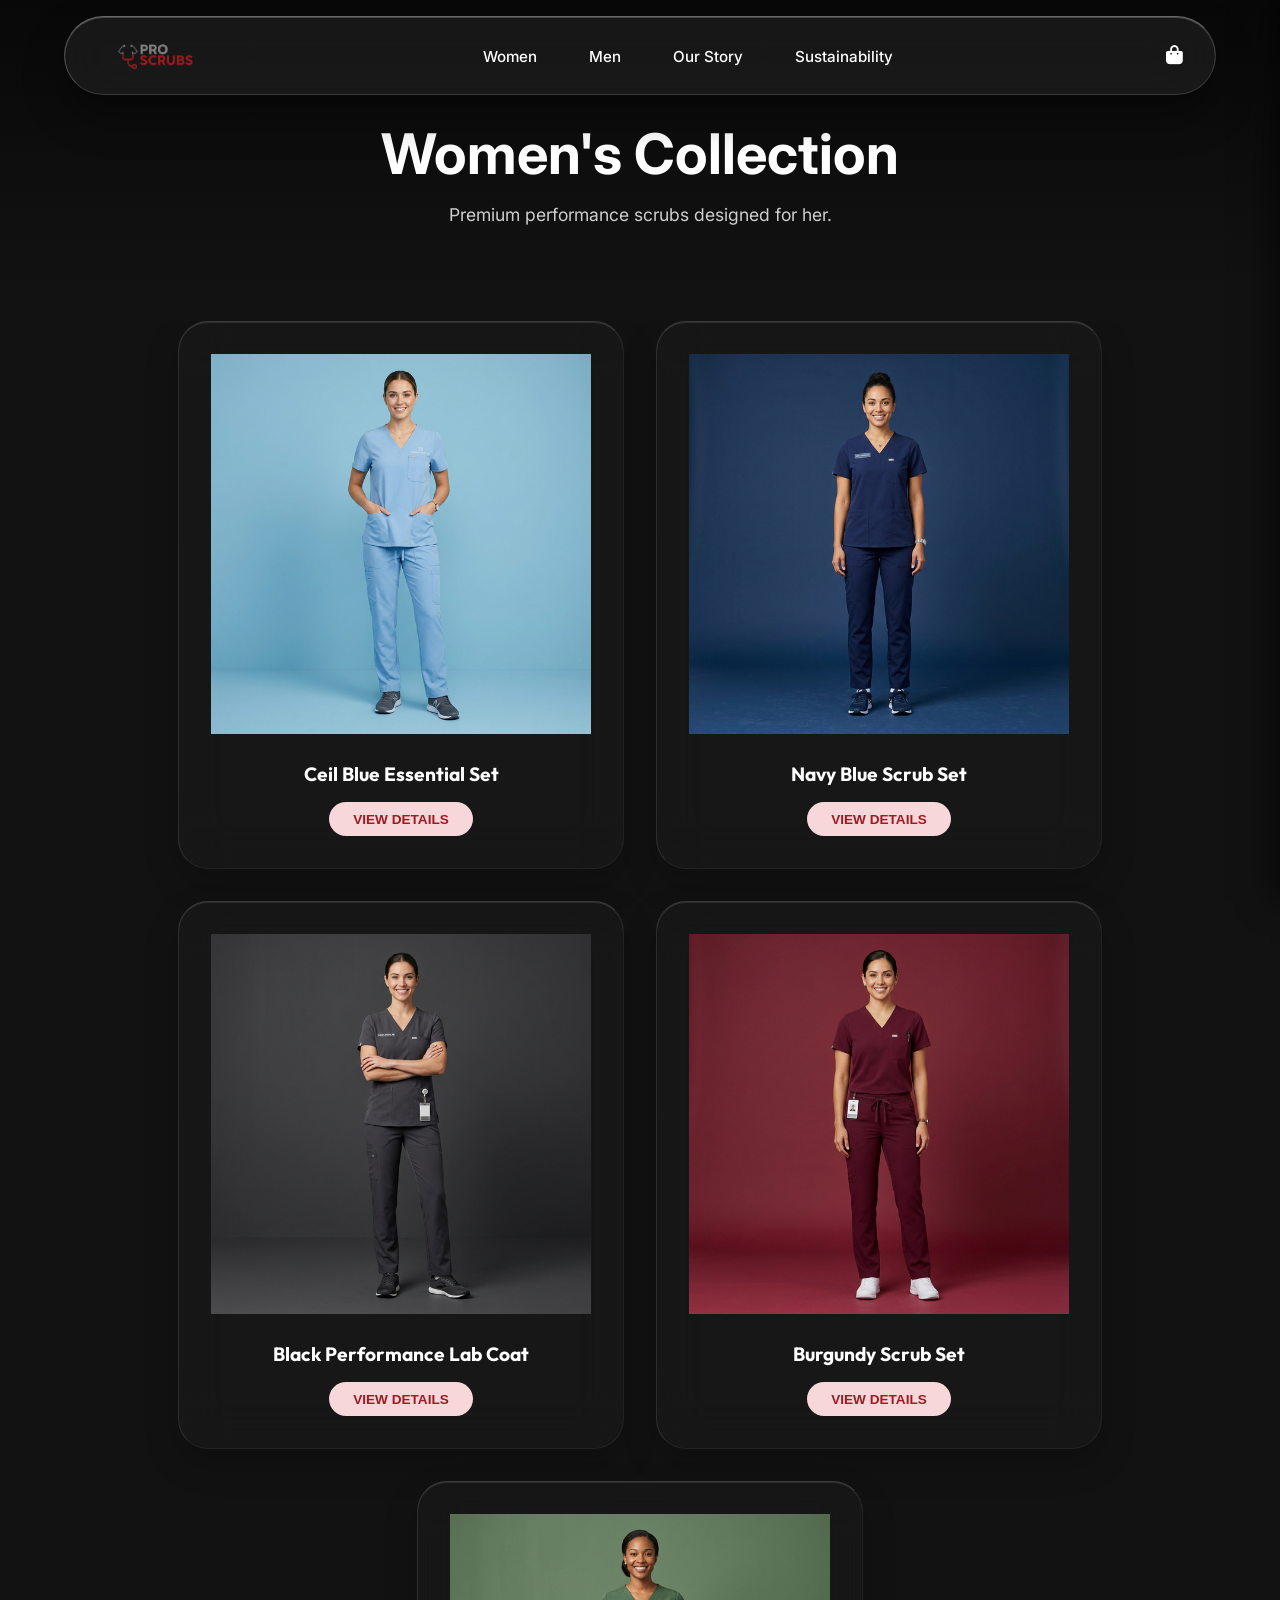
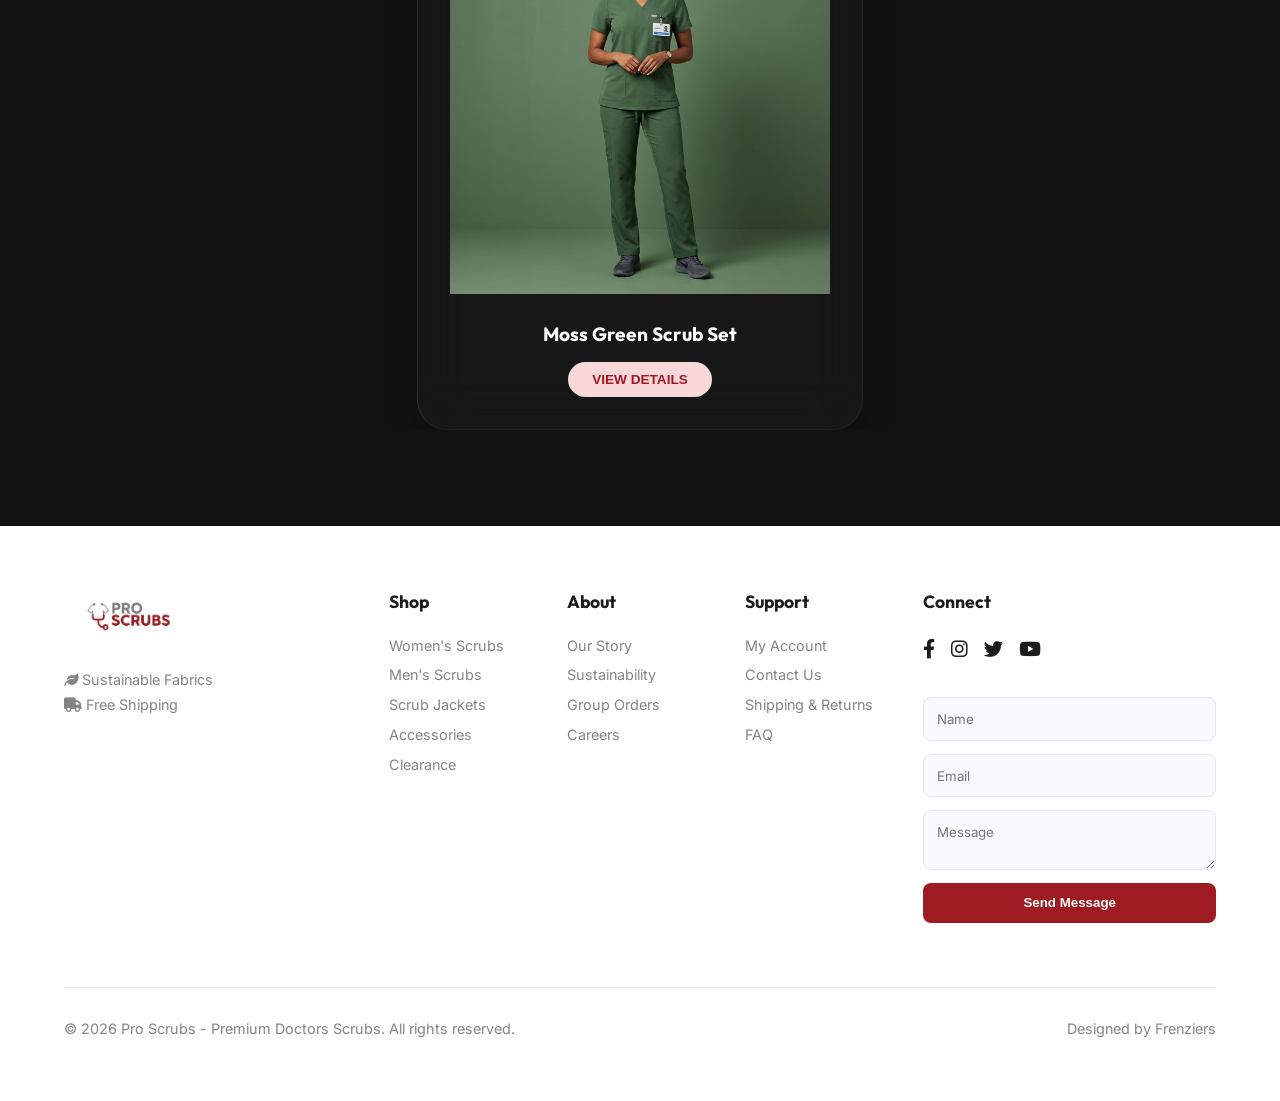
<file: pages/womens.html>
<!DOCTYPE html>
<html lang="en">

<head>
    <meta charset="UTF-8">
    <meta name="viewport" content="width=device-width, initial-scale=1.0">
    <title>Women's Collection | Pro Scrubs</title>
    <link
        href="https://fonts.googleapis.com/css2?family=Inter:wght@400;500;600&family=Outfit:wght@300;400;600;700;800&display=swap"
        rel="stylesheet">
    <link href="https://cdnjs.cloudflare.com/ajax/libs/font-awesome/6.0.0/css/all.min.css" rel="stylesheet">
    <link rel="stylesheet" href="../styles.css">
    <style>
        .page-header {
            padding: 120px 2rem 4rem;
            text-align: center;
            background: linear-gradient(180deg, rgba(8, 8, 8, 1) 0%, var(--bg-color) 100%);
        }

        .page-title {
            font-size: 3.5rem;
            color: white;
            margin-bottom: 1rem;
        }

        .page-header p {
            color: rgba(255, 255, 255, 0.8);
            font-size: 1.1rem;
        }

        @media (max-width: 768px) {
            .page-header {
                padding: 90px 1.5rem 3rem;
            }

            .page-title {
                font-size: 2.2rem;
            }
        }

        @media (max-width: 480px) {
            .page-title {
                font-size: 1.8rem;
            }
        }
    </style>
    <link rel="shortcut icon" href="/favicon.png">
    <link rel="icon" type="image/png" href="/favicon.png">
</head>

<body>
    <nav class="navbar scrolled" id="navbar">
        <a href="../index.html" class="logo">
            <img src="../public/icons/PRO%20SRUB%20LOGO1-01.png" alt="Pro Scrubs Logo">
        </a>
        <div class="nav-links">
            <a href="womens.html" style="color: white;">Women</a>
            <a href="mens.html" style="color: white;">Men</a>
            <a href="../index.html#hero-spacer" style="color: white;">Our Story</a>
            <a href="../index.html#features" style="color: white;">Sustainability</a>
        </div>
        <div style="display:flex;align-items:center;gap:1rem;">
            <button class="cart-btn" aria-label="Cart" style="color: white;"><i
                    class="fas fa-shopping-bag"></i></button>
            <button class="hamburger" id="hamburger" aria-label="Menu">
                <span style="background:white;"></span><span style="background:white;"></span><span
                    style="background:white;"></span>
            </button>
        </div>
    </nav>

    <!-- Mobile Navigation Drawer -->
    <nav class="mobile-nav" id="mobile-nav">
        <a href="womens.html">Women</a>
        <a href="mens.html">Men</a>
        <a href="../index.html#hero-spacer">Our Story</a>
        <a href="../index.html#features">Sustainability</a>
        <a href="best-sellers.html">Best Sellers</a>
    </nav>

    <div class="page-header">
        <h1 class="page-title reveal-up">Women's Collection</h1>
        <p class="reveal-up delay-1">Premium performance scrubs designed for her.</p>
    </div>

    <section class="products-section" style="padding-top: 2rem; min-height: 50vh;">
                <div class="products-track"
            style="display: flex; gap: 2rem; padding: 0 5%; flex-wrap: wrap; justify-content: center;">
            <div class="product-card">
                <div class="product-image"><img src="../public/products/womens/ceil-blue/front.png" alt="Women's Ceil Blue"></div>
                <div class="product-info">
                    <h4>Ceil Blue Essential Set</h4>
                    <a href="product-ceil-blue.html"><button class="view-details">VIEW DETAILS</button></a>
                </div>
            </div>
            <div class="product-card">
                <div class="product-image"><img src="../public/products/womens/navy/front.png" alt="Women's Navy"></div>
                <div class="product-info">
                    <h4>Navy Blue Scrub Set</h4>
                    <a href="#shop"><button class="view-details">VIEW DETAILS</button></a>
                </div>
            </div>
            <div class="product-card">
                <div class="product-image"><img src="../public/products/womens/black/front.png" alt="Women's Black"></div>
                <div class="product-info">
                    <h4>Black Performance Lab Coat</h4>
                    <a href="product-black-coat.html"><button class="view-details">VIEW DETAILS</button></a>
                </div>
            </div>
            <div class="product-card">
                <div class="product-image"><img src="../public/products/womens/burgundy/front.png" alt="Women's Burgundy"></div>
                <div class="product-info">
                    <h4>Burgundy Scrub Set</h4>
                    <a href="#shop"><button class="view-details">VIEW DETAILS</button></a>
                </div>
            </div>
            <div class="product-card">
                <div class="product-image"><img src="../public/products/womens/moss-green/front.png" alt="Women's Moss Green"></div>
                <div class="product-info">
                    <h4>Moss Green Scrub Set</h4>
                    <a href="#shop"><button class="view-details">VIEW DETAILS</button></a>
                </div>
            </div>
        </div>
    </section>

    <!-- Footer from index.html -->
    <footer class="footer">
        <div class="footer-grid">
            <div class="footer-brand">
                <h2 class="logo"><img src="../public/icons/PRO%20SRUB%20LOGO1-01.png" alt="Pro Scrubs Logo" style="height:50px; margin-bottom: 0.5rem;"></h2>
                <ul>
                    <li><i class="fas fa-leaf"></i> Sustainable Fabrics</li>
                    <li><i class="fas fa-truck"></i> Free Shipping</li>
                </ul>
            </div>
            <div class="footer-column">
                <h4>Shop</h4>
                <a href="womens.html">Women's Scrubs</a>
                <a href="mens.html">Men's Scrubs</a>
                <a href="womens.html">Scrub Jackets</a>
                <a href="womens.html">Accessories</a>
                <a href="best-sellers.html">Clearance</a>
            </div>
            <div class="footer-column">
                <h4>About</h4>
                <a href="../index.html#hero-spacer">Our Story</a>
                <a href="../index.html#features">Sustainability</a>
                <a href="#">Group Orders</a>
                <a href="#">Careers</a>
            </div>
            <div class="footer-column">
                <h4>Support</h4>
                <a href="#">My Account</a>
                <a href="#">Contact Us</a>
                <a href="#">Shipping & Returns</a>
                <a href="#">FAQ</a>
            </div>
            <div class="footer-column contact-form">
                <h4>Connect</h4>
                <div class="socials">
                    <a href="https://facebook.com/luxescrubs" target="_blank"><i class="fab fa-facebook-f"></i></a>
                    <a href="https://instagram.com/luxescrubs" target="_blank"><i class="fab fa-instagram"></i></a>
                    <a href="https://twitter.com/luxescrubs" target="_blank"><i class="fab fa-twitter"></i></a>
                    <a href="https://youtube.com/luxescrubs" target="_blank"><i class="fab fa-youtube"></i></a>
                </div>
                <form>
                    <input type="text" placeholder="Name">
                    <input type="email" placeholder="Email">
                    <textarea placeholder="Message" rows="2"></textarea>
                    <button type="submit" class="submit-btn">Send Message</button>
                </form>
            </div>
        </div>
        <div class="footer-bottom">
            <p>&copy; 2026 Pro Scrubs - Premium Doctors Scrubs. All rights reserved.</p>
            <p>Designed by Frenziers</p>
        </div>
    </footer>

    <!-- Shopping Cart Sidebar -->
    <div class="cart-overlay" id="cart-overlay"></div>
    <div class="cart-sidebar" id="cart-sidebar">
        <div class="cart-header">
            <h3>Your Cart</h3>
            <button class="close-cart" id="close-cart"><i class="fas fa-times"></i></button>
        </div>
        <div class="cart-items">
            <!-- Cart items will be dynamically injected here, adding a placeholder for now -->
            <div class="cart-item">
                <img src="../public/products/thumbnails/ceil-blue.png" alt="Ceil Blue Set">
                <div class="cart-item-info">
                    <h4>Ceil Blue Essential Set</h4>
                    <p>$85.00</p>
                    <div class="qty-control">
                        <button>-</button>
                        <span>1</span>
                        <button>+</button>
                    </div>
                </div>
                <button class="remove-item"><i class="fas fa-trash"></i></button>
            </div>
        </div>
        <div class="cart-footer">
            <div class="cart-total">
                <span>Total</span>
                <span>$85.00</span>
            </div>
            <button class="checkout-btn">Proceed to Checkout</button>
        </div>
    </div>
    <script src="../script.js"></script>
</body>

</html>
</file>
<file: styles.css>
:root {
    --primary-navy: #1C1C1C; /* Dark background from logo */
    --navy-light: #2A2A2A;   /* Slightly lighter dark background */
    --brand-blue: #9E1B22;   /* Medical Red from the logo */
    --brand-light: #F8D7DA;  /* Light red for subtle backgrounds */
    --text-main: #E0E0E0;    /* Light grey for readability on dark */
    --text-muted: #848484;   /* PRO text grey from logo */
    --bg-color: #121212;     /* Very dark base */
    --card-bg: rgba(42, 42, 42, 0.9);
    --font-heading: 'Outfit', sans-serif;
    --font-hero: 'NCL Gasdrifo', serif;
    --font-body: 'Inter', sans-serif;
}

* {
    margin: 0;
    padding: 0;
    box-sizing: border-box;
}

html {
    scroll-behavior: smooth;
}

body {
    background-color: var(--bg-color);
    font-family: var(--font-body);
    color: var(--text-main);
    overflow-x: hidden;
}

/* 1. Canvas Background */
.sticky-container {
    position: sticky;
    top: 0;
    height: 100vh;
    width: 100vw;
    overflow: hidden;
}

canvas#sequence-canvas {
    position: absolute;
    top: 0;
    left: 0;
    width: 100%;
    height: 100%;
    pointer-events: none;
    z-index: 1;
    /* Lowest visible layer */
}

/* 2. Navigation */
.navbar {
    position: fixed;
    top: 0;
    left: 0;
    width: 100%;
    padding: 1.5rem 5%;
    display: flex;
    justify-content: space-between;
    align-items: center;
    z-index: 100;
    background: transparent;
    border: none;
    box-shadow: none;
    transition: all 0.5s cubic-bezier(0.16, 1, 0.3, 1);
    transform: translateY(-100%);
    opacity: 0;
}

.navbar.hidden {
    transform: translateY(-100%);
    opacity: 0;
}

.navbar.scrolled {
    top: 1rem;
    left: 5%;
    width: 90%;
    max-width: 1200px;
    margin: 0 auto;
    padding: 1rem 2rem;
    border-radius: 50px;
    background: rgba(42, 42, 42, 0.45);
    backdrop-filter: blur(24px) saturate(180%);
    -webkit-backdrop-filter: blur(24px) saturate(180%);
    /* Glossy Edge Highlight */
    border: 1px solid rgba(255, 255, 255, 0.15);
    border-top: 1px solid rgba(255, 255, 255, 0.35);
    border-left: 1px solid rgba(255, 255, 255, 0.25);
    /* Deep shadow + Inner glass reflection */
    box-shadow: 
        0 20px 40px rgba(0, 0, 0, 0.4),
        inset 0 1px 0 rgba(255, 255, 255, 0.2);
    transform: translateY(0);
    opacity: 1;
}

@media (min-width: 1350px) {
    .navbar.scrolled {
        left: calc(50% - 600px);
    }
}

.navbar .logo {
    display: flex;
    align-items: center;
    text-decoration: none;
}

.navbar .logo img {
    height: 45px; /* Adjust as needed for the navbar */
    width: auto;
}

.nav-links a {
    text-decoration: none;
    color: white; /* Light text for dark glossy navbar */
    font-weight: 500;
    font-size: 0.95rem;
    margin: 0 1.5rem;
    transition: color 0.3s;
}

.nav-links a:hover {
    color: var(--brand-blue);
}

.cart-btn {
    background: transparent;
    border: none;
    font-size: 1.2rem;
    color: white; /* Light text for dark glossy navbar */
    cursor: pointer;
    transition: transform 0.2s;
}

.cart-btn:hover {
    transform: scale(1.1);
    color: var(--brand-blue);
}

/* ==================================
   Animations
================================== */
.reveal-up {
    opacity: 0;
    transform: translateY(40px);
    transition: all 0.8s cubic-bezier(0.2, 0.8, 0.2, 1);
}

.reveal-up.is-visible {
    opacity: 1;
    transform: translateY(0);
}

.delay-1 { transition-delay: 0.1s; }
.delay-2 { transition-delay: 0.2s; }
.delay-3 { transition-delay: 0.3s; }
.delay-4 { transition-delay: 0.4s; }

/* 3. Hero Spacer */
.hero-spacer {
    /* Large height for the canvas sequence to scroll over */
    height: 400vh;
    position: relative;
    z-index: 2;
}

.hero-content {
    position: absolute;
    top: 35vh;
    width: 100%;
    left: 0;
    /* Centerish */
    display: flex;
    flex-direction: column;
    align-items: center;
    text-align: center;
    z-index: 3;
    pointer-events: none;
    /* Allows scrolling unhindered */
}

.hero-content h1 {
    font-family: var(--font-hero);
    font-size: 4.5rem;
    font-weight: 400;
    line-height: 1.2;
    margin-bottom: 1.5rem;
    color: var(--dynamic-contrast, #FFFFFF);
    letter-spacing: 2px;
    filter: drop-shadow(0px 4px 15px rgba(0,0,0,0.5));
    transition: letter-spacing 0.8s ease, color 0.1s linear;
    cursor: default;
}

.hero-content h1:hover {
    letter-spacing: 4px;
}

.hero-content h1 .italic-text {
    font-style: italic;
    font-size: 3.5rem;
    color: var(--dynamic-scrub, #E2E8F0);
    letter-spacing: 0;
    filter: drop-shadow(0px 2px 10px rgba(255,255,255,0.4));
}

.hero-content h1 .brand-text {
    font-weight: 600;
    font-size: 5.5rem;
    letter-spacing: 6px;
    background: linear-gradient(135deg, var(--dynamic-contrast, #FFFFFF) 0%, var(--dynamic-scrub, #93C5FD) 50%, var(--dynamic-contrast, #FFFFFF) 100%);
    background-size: 200% auto;
    color: transparent;
    -webkit-background-clip: text;
    background-clip: text;
    animation: shineText 8s linear infinite;
}

@keyframes shineText {
    to { background-position: 200% center; }
}

.hero-content p {
    font-family: var(--font-body);
    font-size: 1.05rem;
    font-weight: 400;
    text-transform: uppercase;
    letter-spacing: 2px;
    color: var(--dynamic-contrast, #FFFFFF);
    margin-bottom: 2.5rem;
    
    /* Elegant Glass Pill - dynamic to contrast with text */
    background: rgba(15, 23, 42, 0.2);
    padding: 0.8rem 2.5rem;
    border-radius: 50px;
    backdrop-filter: blur(20px);
    -webkit-backdrop-filter: blur(20px);
    border: 1px solid rgba(255, 255, 255, 0.2);
    box-shadow: 0 4px 15px rgba(0, 0, 0, 0.3);
    transition: color 0.1s linear;
}

.hero-content button {
    pointer-events: auto;
    font-family: var(--font-heading);
    font-weight: 700;
    padding: 1rem 3rem;
    font-size: 1rem;
    background: var(--primary-navy);
    color: white;
    border: none;
    border-radius: 50px;
    cursor: pointer;
    transition: all 0.3s ease;
    box-shadow: 0 10px 20px rgba(15, 23, 42, 0.2);
}

.hero-content button:hover {
    background: var(--brand-blue);
    transform: translateY(-2px);
    box-shadow: 0 15px 25px rgba(37, 99, 235, 0.3);
}

.scroll-indicator {
    position: absolute;
    top: 90vh;
    width: 100%;
    left: 0;
    text-align: center;
    font-size: 1.5rem;
    color: var(--primary-navy);
    animation: bounce 2s infinite ease-in-out;
}

/* 4. White Foreground wrapper */
.content-wrapper {
    position: relative;
    z-index: 10;
    background: rgba(255, 255, 255, 0.3);
    backdrop-filter: blur(25px);
    -webkit-backdrop-filter: blur(25px);
    border-top: 1px solid rgba(255, 255, 255, 0.5);
    border-top-left-radius: 50px;
    border-top-right-radius: 50px;
    box-shadow: 0 -10px 40px rgba(0, 0, 0, 0.05);
    padding: 6rem 0;
}

/* Shared Titles */
.section-title {
    text-align: center;
    font-family: var(--font-heading);
    font-size: 2rem;
    font-weight: 700;
    color: var(--primary-navy);
    margin-bottom: 4rem;
    letter-spacing: 1px;
}

/* Features */
.features-section {
    padding: 0 5%;
    margin-bottom: 6rem;
}

.features-grid {
    display: grid;
    grid-template-columns: repeat(auto-fit, minmax(220px, 1fr));
    gap: 2rem;
    margin-bottom: 4rem;
}

.feature-card {
    background: rgba(42, 42, 42, 0.3);
    backdrop-filter: blur(20px) saturate(160%);
    -webkit-backdrop-filter: blur(20px) saturate(160%);
    border-radius: 24px;
    padding: 2.5rem 1.5rem;
    text-align: center;
    box-shadow: 
        0 15px 35px rgba(0, 0, 0, 0.25),
        inset 0 1px 0 rgba(255, 255, 255, 0.1);
    transition: transform 0.4s ease, box-shadow 0.4s ease, background 0.4s ease;
    border: 1px solid rgba(255, 255, 255, 0.05);
    border-top: 1px solid rgba(255, 255, 255, 0.15);
    border-left: 1px solid rgba(255, 255, 255, 0.1);
}

.feature-card:hover {
    transform: translateY(-10px);
    box-shadow: 
        0 25px 50px rgba(0, 0, 0, 0.35),
        inset 0 1px 0 rgba(255, 255, 255, 0.2);
    background: rgba(60, 60, 60, 0.45);
    border-top: 1px solid rgba(255, 255, 255, 0.3);
}

.feature-card .icon {
    font-size: 2.5rem;
    color: var(--brand-blue);
    margin-bottom: 1.5rem;
}

.feature-card h3 {
    font-family: var(--font-heading);
    font-size: 1.2rem;
    color: white; /* Light text for dark glossy card */
    margin-bottom: 1rem;
}

.feature-card p {
    font-size: 0.9rem;
    color: rgba(255, 255, 255, 0.7); /* Light text for dark glossy card */
    line-height: 1.6;
}

/* Stats */
.stats-row {
    display: flex;
    justify-content: space-around;
    flex-wrap: wrap;
    text-align: center;
    gap: 2rem;
}

.stat h4 {
    font-family: var(--font-heading);
    font-size: 2.5rem;
    font-weight: 800;
    color: var(--primary-navy);
    margin-bottom: 0.5rem;
}

.stat p {
    font-weight: 600;
    color: var(--text-muted);
    font-size: 0.85rem;
    letter-spacing: 1px;
}

.reviews-section {
    padding: 6rem 5%;
    background: rgba(158, 27, 34, 0.05); /* Very subtle brand red tint */
    backdrop-filter: blur(24px) saturate(150%);
    -webkit-backdrop-filter: blur(24px) saturate(150%);
    border-radius: 50px;
    margin: 0 2%;
    margin-bottom: 6rem;
    border: 1px solid rgba(255, 255, 255, 0.05);
    border-top: 1px solid rgba(255, 255, 255, 0.15);
    box-shadow: 
        0 20px 60px rgba(0, 0, 0, 0.3),
        inset 0 1px 0 rgba(255, 255, 255, 0.1);
}

.reviews-carousel {
    display: flex;
    align-items: center;
    justify-content: center;
    gap: 2rem;
    margin-bottom: 2rem;
}

.nav-btn {
    background: white;
    border: none;
    border-radius: 50%;
    width: 45px;
    height: 45px;
    display: flex;
    align-items: center;
    justify-content: center;
    font-size: 1.2rem;
    color: var(--primary-navy);
    cursor: pointer;
    box-shadow: 0 5px 15px rgba(0, 0, 0, 0.05);
    transition: all 0.2s;
    flex-shrink: 0;
}

.nav-btn:hover {
    background: var(--primary-navy);
    color: white;
}

.reviews-track {
    display: flex;
    gap: 2rem;
    flex: 1;
    align-items: center;
    overflow-x: auto;
    scroll-behavior: smooth;
    scroll-snap-type: x mandatory;
    padding: 1rem 0;
}

/* Hide scrollbar for Chrome, Safari and Opera */
.reviews-track::-webkit-scrollbar,
.products-track::-webkit-scrollbar {
    display: none;
}

/* Hide scrollbar for IE, Edge and Firefox */
.reviews-track,
.products-track {
    -ms-overflow-style: none;
    scrollbar-width: none;
}

.review-card {
    background: rgba(42, 42, 42, 0.2);
    backdrop-filter: blur(16px) saturate(150%);
    -webkit-backdrop-filter: blur(16px) saturate(150%);
    border: 1px solid rgba(255, 255, 255, 0.05);
    padding: 2rem;
    border-radius: 20px;
    min-width: 320px;
    box-shadow: 0 10px 30px rgba(0, 0, 0, 0.2);
    opacity: 1;
    transform: scale(1);
    transition: all 0.4s ease;
    scroll-snap-align: center;
}

.review-card:hover {
    transform: scale(1.05);
    box-shadow: 
        0 20px 50px rgba(0, 0, 0, 0.4),
        inset 0 1px 0 rgba(255, 255, 255, 0.2);
    background: rgba(60, 60, 60, 0.4);
    border-top: 1px solid rgba(255, 255, 255, 0.25);
    border-left: 1px solid rgba(255, 255, 255, 0.15);
}

.reviewer {
    display: flex;
    align-items: center;
    gap: 1rem;
    margin-bottom: 1rem;
}

.reviewer img {
    width: 45px;
    height: 45px;
    border-radius: 50%;
}

.reviewer h5 {
    font-family: var(--font-heading);
    color: var(--primary-navy);
    font-size: 1.05rem;
}

.reviewer span {
    font-size: 0.8rem;
    color: var(--text-muted);
}

.review-card p {
    font-size: 0.95rem;
    font-style: italic;
    line-height: 1.6;
    margin-bottom: 1rem;
}

.stars {
    color: #F59E0B;
    font-size: 1.2rem;
    letter-spacing: 2px;
}

.carousel-dots {
    display: flex;
    justify-content: center;
    gap: 0.5rem;
}

.carousel-dots .dot {
    width: 8px;
    height: 8px;
    border-radius: 50%;
    background: #CBD5E1;
    transition: 0.3s;
}

.carousel-dots .dot.active {
    background: var(--primary-navy);
    transform: scale(1.5);
}

/* Product Carousel */
.products-section {
    padding: 0 5%;
    margin-bottom: 6rem;
    text-align: center;
}

.products-carousel {
    display: flex;
    align-items: center;
    justify-content: center;
    gap: 2rem;
}

.products-track {
    display: flex;
    gap: 2rem;
    align-items: flex-end;
    overflow-x: auto;
    scroll-behavior: smooth;
    scroll-snap-type: x mandatory;
    padding: 2rem 1rem;
}

.product-card {
    background: rgba(42, 42, 42, 0.25);
    backdrop-filter: blur(24px) saturate(180%);
    -webkit-backdrop-filter: blur(24px) saturate(180%);
    border-radius: 30px;
    padding: 2rem;
    min-width: 300px;
    transition: all 0.4s ease;
    cursor: pointer;
    border: 1px solid rgba(255, 255, 255, 0.05);
    border-top: 1px solid rgba(255, 255, 255, 0.15);
    border-left: 1px solid rgba(255, 255, 255, 0.1);
    box-shadow: 
        0 15px 35px rgba(0, 0, 0, 0.2),
        inset 0 1px 0 rgba(255, 255, 255, 0.1);
    scroll-snap-align: center;
}

.product-card:hover {
    background: rgba(60, 60, 60, 0.4);
    transform: translateY(-10px);
    box-shadow: 
        0 25px 50px rgba(0, 0, 0, 0.4),
        inset 0 1px 0 rgba(255, 255, 255, 0.2);
    border-top: 1px solid rgba(255, 255, 255, 0.3);
}

.product-image img {
    width: 100%;
    height: 350px;
    object-fit: contain;
    transition: transform 0.4s;
}

.product-card:hover .product-image img {
    transform: scale(1.05);
}

.product-info h4 {
    font-family: var(--font-heading);
    font-size: 1.2rem;
    color: white; /* Light text for dark glossy card */
    margin: 1.5rem 0 1rem;
}

.view-details {
    background: var(--brand-light);
    color: var(--brand-blue);
    border: none;
    padding: 0.6rem 1.5rem;
    border-radius: 20px;
    font-weight: 600;
    font-size: 0.85rem;
    cursor: pointer;
    transition: 0.3s;
}

.product-card:hover .view-details {
    background: var(--brand-blue);
    color: white;
}

/* Newsletter - Medical Luxe Theme */
.newsletter-section {
    position: relative;
    overflow: hidden;
    padding: 8rem 5%;
    text-align: center;
    color: white;
    margin-bottom: 6rem;
    margin-left: 2%;
    margin-right: 2%;
    background: rgba(30, 30, 30, 0.4); /* Dark glossy grey */
    border-radius: 40px;
    border: 1px solid rgba(255, 255, 255, 0.05);
    border-top: 1px solid rgba(255, 255, 255, 0.15);
    backdrop-filter: blur(24px) saturate(180%);
    -webkit-backdrop-filter: blur(24px) saturate(180%);
    box-shadow: 
        0 20px 50px rgba(0, 0, 0, 0.4),
        inset 0 1px 0 rgba(255, 255, 255, 0.1);
}

.liquid-bg {
    position: absolute;
    top: -50%;
    left: -50%;
    width: 200%;
    height: 200%;
    z-index: 0;
    /* Clean, clinical, luxury glow: Red into transparent */
    background: radial-gradient(circle at center, rgba(158, 27, 34, 0.2) 0%, rgba(0, 0, 0, 0) 70%);
    animation: rotateGradient 20s linear infinite;
    pointer-events: none;
}

@keyframes rotateGradient {
    0% { transform: rotate(0deg); }
    100% { transform: rotate(360deg); }
}

.newsletter-content {
    position: relative;
    z-index: 1;
}

.newsletter-content h2 {
    font-family: var(--font-hero);
    font-size: 3rem;
    margin-bottom: 1rem;
    font-weight: 400;
    color: white;
    letter-spacing: 2px;
}

.newsletter-content p {
    margin-bottom: 3.5rem;
    font-size: 1.15rem;
    color: #94A3B8;
    max-width: 600px;
    margin-left: auto;
    margin-right: auto;
    font-weight: 300;
    line-height: 1.7;
}

.newsletter-form {
    display: flex;
    max-width: 500px;
    margin: 0 auto;
    background: rgba(42, 42, 42, 0.4);
    border-radius: 50px;
    padding: 0.5rem;
    box-shadow: 
        0 20px 40px rgba(0, 0, 0, 0.4),
        inset 0 1px 0 rgba(255, 255, 255, 0.15);
    backdrop-filter: blur(24px) saturate(180%);
    -webkit-backdrop-filter: blur(24px) saturate(180%);
    border: 1px solid rgba(255, 255, 255, 0.1);
    border-top: 1px solid rgba(255, 255, 255, 0.3);
    transition: all 0.4s ease;
}

.newsletter-form:focus-within {
    background: rgba(60, 60, 60, 0.5);
    border-color: rgba(255, 255, 255, 0.4);
    box-shadow: 
        0 25px 50px rgba(158, 27, 34, 0.2),
        inset 0 1px 0 rgba(255, 255, 255, 0.3);
}

.newsletter-form input {
    flex: 1;
    border: none;
    outline: none;
    padding: 0 1.5rem;
    font-family: var(--font-body);
    font-size: 1.05rem;
    background: transparent;
    color: white;
}

.newsletter-form input::placeholder {
    color: #64748B;
}

.newsletter-form button {
    background: #9E1B22; /* Pro Scrubs Red */
    color: white;
    border: none;
    border-radius: 50px;
    padding: 0.9rem 2.5rem;
    font-weight: 600;
    letter-spacing: 1px;
    cursor: pointer;
    transition: all 0.3s ease;
}

.newsletter-form button:hover {
    background: #7A0B10;
    transform: translateY(-2px);
    box-shadow: 0 5px 20px rgba(158, 27, 34, 0.4);
}

/* Footer */
.footer {
    padding: 4rem 5%;
    background: white;
    color: var(--text-main);
    font-size: 0.9rem;
}

.footer-grid {
    display: grid;
    grid-template-columns: 2fr 1fr 1fr 1fr 2fr;
    gap: 2rem;
    margin-bottom: 4rem;
}

.footer-brand .logo {
    font-family: var(--font-heading);
    color: var(--primary-navy);
    font-size: 1.8rem;
    margin-bottom: 1rem;
}

.footer-brand ul {
    list-style: none;
}

.footer-brand li {
    margin-bottom: 0.5rem;
    color: var(--text-muted);
}

.footer-column h4 {
    font-family: var(--font-heading);
    color: var(--primary-navy);
    margin-bottom: 1.5rem;
    font-size: 1.1rem;
}

.footer-column a {
    display: block;
    color: var(--text-muted);
    text-decoration: none;
    margin-bottom: 0.8rem;
    transition: color 0.3s;
}

.footer-column a:hover {
    color: var(--brand-blue);
}

.contact-form .socials {
    display: flex;
    gap: 1rem;
    margin-bottom: 1.5rem;
}

.contact-form .socials a {
    color: var(--primary-navy);
    font-size: 1.2rem;
    transition: 0.3s;
}

.contact-form .socials a:hover {
    color: var(--brand-blue);
}

.contact-form form {
    display: flex;
    flex-direction: column;
    gap: 0.8rem;
}

.contact-form input,
.contact-form textarea {
    width: 100%;
    border: 1px solid #E2E8F0;
    border-radius: 8px;
    padding: 0.8rem;
    font-family: var(--font-body);
    outline: none;
    transition: 0.3s;
    background: #F8FAFC;
}

.contact-form input:focus,
.contact-form textarea:focus {
    border-color: var(--brand-blue);
    background: white;
}

.submit-btn {
    background: var(--brand-blue);
    color: white;
    border: none;
    border-radius: 8px;
    padding: 0.8rem;
    cursor: pointer;
    transition: 0.3s;
    font-weight: 600;
}

.submit-btn:hover {
    background: var(--primary-navy);
}

.footer-bottom {
    display: flex;
    justify-content: space-between;
    border-top: 1px solid #E2E8F0;
    padding-top: 2rem;
    color: var(--text-muted);
}

/* Animations & Utility */
@keyframes bounce {

    0%,
    20%,
    50%,
    80%,
    100% {
        transform: translateY(0);
    }

    40% {
        transform: translateY(-20px);
    }

    60% {
        transform: translateY(-10px);
    }
}

.reveal-up {
    opacity: 0;
    transform: translateY(40px);
    transition: opacity 0.8s cubic-bezier(0.16, 1, 0.3, 1), transform 0.8s cubic-bezier(0.16, 1, 0.3, 1);
}

.reveal-up.is-visible {
    opacity: 1;
    transform: translateY(0);
}

.delay-1 {
    transition-delay: 0.1s;
}

.delay-2 {
    transition-delay: 0.2s;
}

.delay-3 {
    transition-delay: 0.3s;
}

.delay-4 {
    transition-delay: 0.4s;
}

/* =============================================
   HAMBURGER MENU
   ============================================= */
.hamburger {
    display: none;
    flex-direction: column;
    justify-content: center;
    align-items: center;
    gap: 5px;
    background: transparent;
    border: none;
    cursor: pointer;
    padding: 4px;
    z-index: 200;
}

.hamburger span {
    display: block;
    width: 24px;
    height: 2px;
    background: var(--primary-navy);
    border-radius: 2px;
    transition: all 0.35s cubic-bezier(0.16, 1, 0.3, 1);
    transform-origin: center;
}

.hamburger.open span:nth-child(1) { transform: translateY(7px) rotate(45deg); }
.hamburger.open span:nth-child(2) { opacity: 0; transform: scaleX(0); }
.hamburger.open span:nth-child(3) { transform: translateY(-7px) rotate(-45deg); }

/* Mobile nav drawer */
.mobile-nav {
    display: none;
    position: fixed;
    top: 0;
    left: 0;
    width: 100%;
    height: 100%;
    background: rgba(255,255,255,0.97);
    backdrop-filter: blur(20px);
    z-index: 150;
    flex-direction: column;
    align-items: center;
    justify-content: center;
    gap: 2.5rem;
    opacity: 0;
    pointer-events: none;
    transition: opacity 0.35s ease;
}

.mobile-nav.open {
    opacity: 1;
    pointer-events: all;
}

.mobile-nav a {
    font-family: var(--font-heading);
    font-size: 2rem;
    font-weight: 700;
    color: var(--primary-navy);
    text-decoration: none;
    letter-spacing: 1px;
    transition: color 0.3s;
}

.mobile-nav a:hover { color: var(--brand-blue); }

/* =============================================
   DESKTOP – Large (1200px+)
   ============================================= */
@media (min-width: 1200px) {
    .hero-content h1 { font-size: 5rem; }
    .product-image img { height: 380px; }
}

/* =============================================
   TABLET (768px – 1024px)
   ============================================= */
@media (max-width: 1024px) {
    .footer-grid {
        grid-template-columns: 1fr 1fr;
        gap: 2.5rem;
    }

    .footer-brand { grid-column: 1 / -1; }

    .hero-content h1 { font-size: 3.8rem; }

    .features-grid {
        grid-template-columns: repeat(2, 1fr);
    }

    .reviews-track,
    .products-track {
        /* Keep horizontal scroll on tablet — just hide overflow */
        overflow-x: auto;
        flex-direction: row;
        flex-wrap: nowrap;
    }

    .review-card { min-width: 280px; }
    .product-card { min-width: 260px; }
    .product-image img { height: 280px; }
}

/* =============================================
   MOBILE (≤ 768px)
   ============================================= */
@media (max-width: 768px) {

    /* Navbar */
    .navbar {
        padding: 1rem 5%;
    }

    .nav-links { display: none; }

    .hamburger { display: flex; }

    /* Show mobile nav when open */
    .mobile-nav { display: flex; }

    /* Hero */
    .hero-spacer { height: 200vh; }

    .hero-content {
        top: 28vh;
        padding: 0 1.5rem;
    }

    .hero-content h1 {
        font-size: 2.6rem !important;
        letter-spacing: -0.5px;
    }

    .hero-content p {
        font-size: 1rem;
    }

    .hero-content button {
        padding: 0.85rem 2rem;
        font-size: 0.9rem;
    }

    /* Content wrapper */
    .content-wrapper {
        border-top-left-radius: 24px;
        border-top-right-radius: 24px;
        padding: 4rem 0;
    }

    /* Section titles */
    .section-title {
        font-size: 1.5rem;
        margin-bottom: 2.5rem;
    }

    /* Features */
    .features-section { padding: 0 4%; margin-bottom: 4rem; }

    .features-grid {
        grid-template-columns: 1fr 1fr;
        gap: 1rem;
    }

    .feature-card {
        padding: 1.5rem 1rem;
    }

    .feature-card .icon { font-size: 1.8rem; margin-bottom: 1rem; }
    .feature-card h3 { font-size: 1rem; }

    /* Stats */
    .stats-row { gap: 1rem; }
    .stat h4 { font-size: 2rem; }

    /* Reviews carousel */
    .reviews-section {
        padding: 3rem 4%;
        margin: 0 1%;
        margin-bottom: 4rem;
        border-radius: 24px;
    }

    .reviews-carousel {
        gap: 0.75rem;
    }

    .nav-btn { width: 36px; height: 36px; font-size: 1rem; }

    .review-card {
        min-width: calc(100vw - 6rem);
        padding: 1.5rem;
    }

    /* Products carousel */
    .products-section { padding: 0 4%; margin-bottom: 4rem; }

    .products-carousel { gap: 0.75rem; }

    .products-track { padding: 1.5rem 0.5rem; gap: 1.5rem; }

    .product-card {
        min-width: calc(80vw);
        padding: 1.25rem;
    }

    .product-image img { height: 220px; }

    /* Newsletter */
    .newsletter-section { padding: 5rem 5%; margin-bottom: 4rem; }
    .newsletter-content h2 { font-size: 1.8rem; }
    .newsletter-content p { font-size: 1rem; }

    .newsletter-form {
        flex-direction: column;
        border-radius: 16px;
        padding: 0.75rem;
        gap: 0.5rem;
        max-width: 100%;
    }

    .newsletter-form input {
        padding: 0.75rem 1rem;
        border-radius: 8px;
    }

    .newsletter-form button {
        border-radius: 8px;
        width: 100%;
        padding: 0.85rem;
    }

    /* Footer */
    .footer { padding: 3rem 5%; }

    .footer-grid {
        grid-template-columns: 1fr;
        gap: 2.5rem;
    }

    .footer-bottom {
        flex-direction: column;
        align-items: center;
        gap: 0.5rem;
        text-align: center;
    }

    /* Cart sidebar */
    .cart-sidebar {
        width: 100%;
        right: -100%;
    }
    
    /* Responsive Hero Text */
    .hero-content {
        top: auto;
        bottom: 8vh;
        width: 100%;
        padding: 0 1rem;
    }
    .hero-content h1 {
        font-size: 3rem;
        letter-spacing: 0px;
    }
    .hero-content h1 .italic-text {
        font-size: 2.2rem;
    }
    .hero-content h1 .brand-text {
        font-size: 3.5rem;
        letter-spacing: 2px;
        line-height: 1.2;
    }
    .hero-content p {
        font-size: 0.85rem;
        padding: 0.6rem 1.5rem;
    }
    .hero-content button {
        padding: 0.8rem 2rem;
        font-size: 0.9rem;
    }
}

/* =============================================
   PRELOADER
   ============================================= */
.preloader {
    position: fixed;
    top: 0;
    left: 0;
    width: 100vw;
    height: 100vh;
    background: var(--bg-color);
    z-index: 99999;
    display: flex;
    justify-content: center;
    align-items: center;
    transition: opacity 0.8s ease, visibility 0.8s ease;
}

.preloader.hidden {
    opacity: 0;
    visibility: hidden;
}

.loader-content {
    display: flex;
    flex-direction: column;
    align-items: center;
    gap: 1.5rem;
}

.preloader-logo {
    height: 80px; /* Larger size for the preloader */
    width: auto;
    margin-bottom: 2rem;
    animation: fadeInOut 2s infinite ease-in-out;
}

@keyframes fadeInOut {
    0%, 100% { opacity: 0.5; transform: scale(0.98); }
    50% { opacity: 1; transform: scale(1.02); filter: drop-shadow(0 0 10px rgba(158, 27, 34, 0.4)); }
}

/* Medical Cross Animation */
.medical-cross {
    width: 50px;
    height: 50px;
    position: relative;
    animation: pulse 2s infinite ease-in-out;
}

.medical-cross::before, .medical-cross::after {
    content: '';
    position: absolute;
    background: #9E1B22; /* Brand Red */
    border-radius: 4px;
}

.medical-cross::before {
    top: 0;
    left: 18px;
    width: 14px;
    height: 50px;
}

.medical-cross::after {
    top: 18px;
    left: 0;
    width: 50px;
    height: 14px;
}

@keyframes pulse {
    0% { transform: scale(0.9); opacity: 0.7; }
    50% { transform: scale(1.1); opacity: 1; box-shadow: 0 0 20px rgba(158, 27, 34, 0.5); }
    100% { transform: scale(0.9); opacity: 0.7; }
}

.loader-text {
    font-family: var(--font-heading);
    font-weight: 600;
    font-size: 1.1rem;
    color: rgba(255, 255, 255, 0.7); /* Visible on dark bg */
    letter-spacing: 2px;
}

.progress-bar-container {
    width: 250px;
    height: 4px;
    background: rgba(255, 255, 255, 0.1);
    border-radius: 4px;
    overflow: hidden;
    position: relative;
}

.progress-bar {
    position: absolute;
    top: 0;
    left: 0;
    height: 100%;
    width: 0%;
    background: #9E1B22; /* Brand Red */
    transition: width 0.3s ease;
}

.progress-text {
    font-family: var(--font-body);
    font-size: 0.9rem;
    color: rgba(255, 255, 255, 0.5);
}

/* =============================================
   SMALL MOBILE (≤ 480px)
   ============================================= */
@media (max-width: 480px) {
    .features-grid {
        grid-template-columns: 1fr;
    }

    .product-card { min-width: calc(92vw); }

    .review-card { min-width: calc(100vw - 4.5rem); }

    .stats-row { flex-direction: column; }

    .navbar .logo { font-size: 1.25rem; }
    
    .hero-content h1 {
        font-size: 2.2rem;
        letter-spacing: 0px;
    }
    
    .hero-content h1 .italic-text {
        font-size: 1.8rem;
    }

    .hero-content h1 .brand-text {
        font-size: 3rem;
        letter-spacing: 2px;
        line-height: 1.3;
        display: block;   
    }

    .hero-content p {
        font-size: 0.75rem;
        padding: 0.6rem 1.2rem;
        letter-spacing: 1px;
        margin-bottom: 1.5rem;
        white-space: normal;
    }
}

/* Shopping Cart Styles */
.cart-overlay {
    position: fixed;
    top: 0;
    left: 0;
    width: 100vw;
    height: 100vh;
    background: rgba(0, 0, 0, 0.6);
    z-index: 10000;
    opacity: 0;
    pointer-events: none;
    transition: opacity 0.3s ease;
    backdrop-filter: blur(4px);
}

.cart-overlay.active {
    opacity: 1;
    pointer-events: all;
}

.cart-sidebar {
    position: fixed;
    top: 0;
    right: -450px;
    width: 450px;
    max-width: 100vw;
    height: 100vh;
    background: var(--bg-color);
    box-shadow: -10px 0 30px rgba(0, 0, 0, 0.5);
    z-index: 10001;
    transition: right 0.4s cubic-bezier(0.77, 0, 0.175, 1);
    display: flex;
    flex-direction: column;
}

.cart-sidebar.active {
    right: 0;
}

.cart-header {
    padding: 2rem;
    border-bottom: 1px solid rgba(255, 255, 255, 0.1);
    display: flex;
    justify-content: space-between;
    align-items: center;
}

.cart-header h3 {
    margin: 0;
    font-size: 1.5rem;
    font-family: 'Outfit', sans-serif;
    color: var(--primary-color);
}

.close-cart {
    background: none;
    border: none;
    color: var(--text-muted);
    font-size: 1.5rem;
    cursor: pointer;
    transition: color 0.3s;
}

.close-cart:hover {
    color: var(--text-light);
}

.cart-items {
    flex: 1;
    overflow-y: auto;
    padding: 2rem;
    display: flex;
    flex-direction: column;
    gap: 1.5rem;
}

.cart-item {
    display: flex;
    gap: 1rem;
    align-items: center;
    background: rgba(255, 255, 255, 0.03);
    padding: 1rem;
    border-radius: 12px;
}

.cart-item img {
    width: 80px;
    height: 80px;
    object-fit: cover;
    border-radius: 8px;
    background: rgba(255, 255, 255, 0.1);
}

.cart-item-info {
    flex: 1;
}

.cart-item-info h4 {
    margin: 0 0 0.25rem 0;
    font-size: 1rem;
    color: var(--text-light);
}

.cart-item-info p {
    margin: 0 0 0.5rem 0;
    color: var(--primary-color);
    font-weight: 600;
}

.qty-control {
    display: flex;
    align-items: center;
    gap: 0.5rem;
    background: rgba(0, 0, 0, 0.2);
    padding: 0.25rem 0.5rem;
    border-radius: 20px;
    width: fit-content;
}

.qty-control button {
    background: none;
    border: none;
    color: var(--text-light);
    cursor: pointer;
    font-size: 1.2rem;
    width: 24px;
    height: 24px;
    display: flex;
    align-items: center;
    justify-content: center;
    border-radius: 50%;
}

.qty-control button:hover {
    background: rgba(255, 255, 255, 0.1);
}

.remove-item {
    background: none;
    border: none;
    color: var(--text-muted);
    cursor: pointer;
    font-size: 1.1rem;
    transition: color 0.3s;
    padding: 0.5rem;
}

.remove-item:hover {
    color: #ef4444;
}

.cart-footer {
    padding: 2rem;
    border-top: 1px solid rgba(255, 255, 255, 0.1);
    background: rgba(0, 0, 0, 0.2);
}

.cart-total {
    display: flex;
    justify-content: space-between;
    font-size: 1.25rem;
    font-weight: 600;
    margin-bottom: 1.5rem;
    color: var(--text-light);
}

.checkout-btn {
    width: 100%;
    background: var(--text-light);
    color: var(--bg-color);
    border: none;
    padding: 1rem;
    border-radius: 8px;
    font-size: 1.1rem;
    font-weight: 600;
    cursor: pointer;
    transition: all 0.3s;
}

.checkout-btn:hover {
    background: var(--primary-color);
    color: white;
}

/* ==================================
   Global Page Fade Transition
================================== */
body::after {
    content: '';
    position: fixed;
    top: 0;
    left: 0;
    width: 100vw;
    height: 100vh;
    background: #080808; 
    z-index: 9998; /* Below preloader (9999) */
    pointer-events: none;
    opacity: 1; /* Start black */
    transition: opacity 0.6s ease;
}

body.page-loaded::after {
    opacity: 0;
}

body.page-exit::after {
    opacity: 1;
    pointer-events: all;
}
</file>
